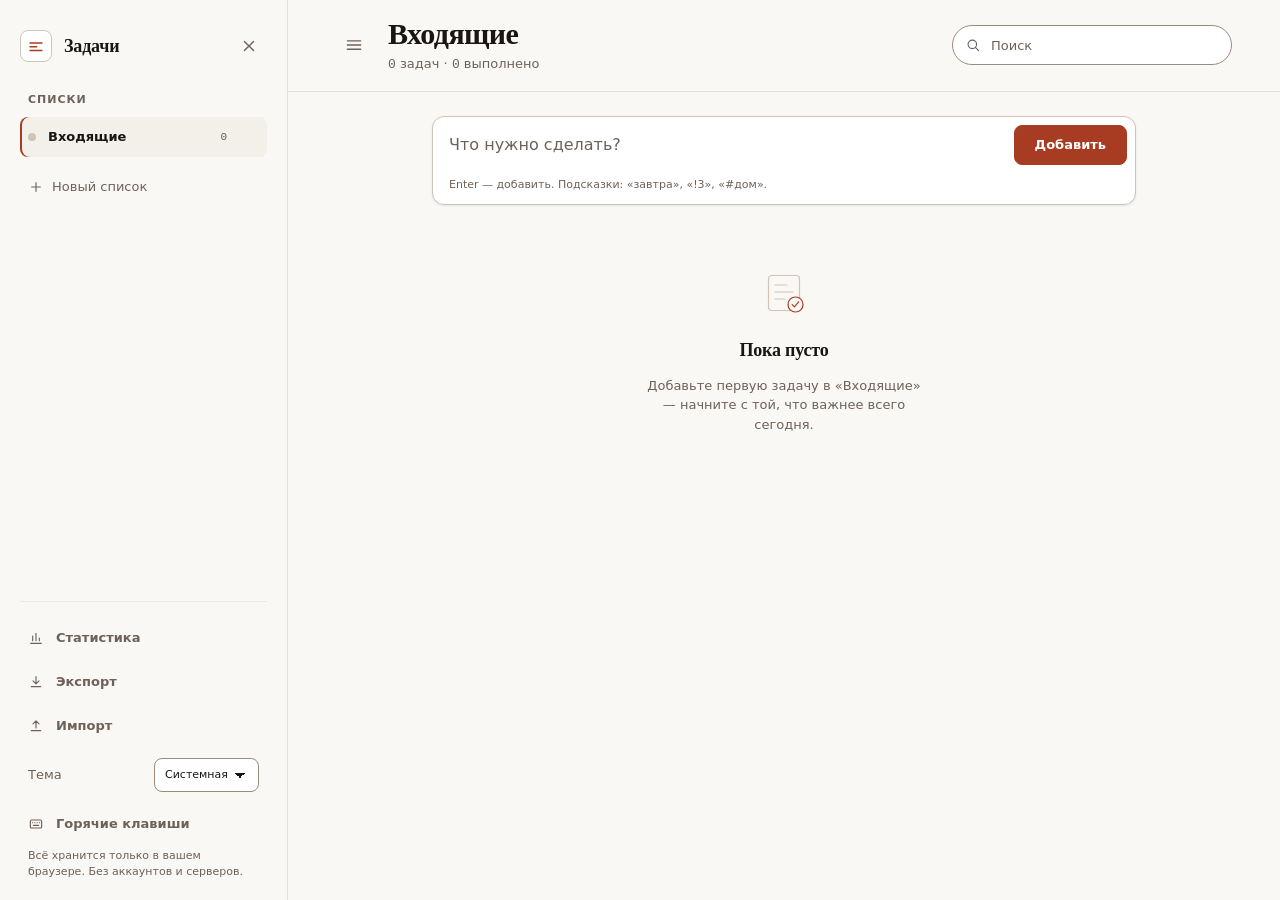
<file: index.html>
<!DOCTYPE html>
<html lang="ru" data-theme="light">
  <head>
    <meta charset="utf-8" />
    <meta name="viewport" content="width=device-width, initial-scale=1, viewport-fit=cover" />
    <title>Задачи — список дел</title>
    <meta name="description" content="Минималистичный список задач: работает офлайн, хранит данные только в вашем браузере." />
    <meta name="color-scheme" content="light dark" />
    <meta name="theme-color" content="#faf8f5" media="(prefers-color-scheme: light)" />
    <meta name="theme-color" content="#141210" media="(prefers-color-scheme: dark)" />
    <meta name="application-name" content="Задачи" />
    <meta name="apple-mobile-web-app-title" content="Задачи" />
    <meta name="apple-mobile-web-app-capable" content="yes" />
    <link rel="manifest" href="manifest.webmanifest" />
    <link rel="icon" href="assets/icon.svg" type="image/svg+xml" />
    <link rel="apple-touch-icon" href="assets/apple-touch-icon.png" />

    <!-- Тема ставится до отрисовки, чтобы светлая страница не мигала в тёмной теме. -->
    <script>
      (function () {
        try {
          var mode = localStorage.getItem('todo-app:theme') || 'system';
          var dark = mode === 'dark' || (mode === 'system' && window.matchMedia('(prefers-color-scheme: dark)').matches);
          document.documentElement.dataset.theme = dark ? 'dark' : 'light';
          document.documentElement.style.colorScheme = dark ? 'dark' : 'light';
        } catch (error) {
          /* localStorage недоступен — останется светлая тема по умолчанию */
        }
      })();
    </script>

    <link rel="stylesheet" href="css/tokens.css" />
    <link rel="stylesheet" href="css/base.css" />
    <link rel="stylesheet" href="css/components.css" />

    <script defer src="js/util.js"></script>
    <script defer src="js/icons.js"></script>
    <script defer src="js/schema.js"></script>
    <script defer src="js/storage.js"></script>
    <script defer src="js/selectors.js"></script>
    <script defer src="js/state.js"></script>
    <script defer src="js/ui.js"></script>
    <script defer src="js/parser.js"></script>
    <script defer src="js/render.js"></script>
    <script defer src="js/dialogs.js"></script>
    <script defer src="js/dnd.js"></script>
    <script defer src="js/transfer.js"></script>
    <script defer src="js/fx.js"></script>
    <script defer src="js/pwa.js"></script>
    <script defer src="js/app.js"></script>
  </head>
  <body>
    <a class="skip-link" href="#main">Перейти к задачам</a>

    <div class="app" id="app">
      <aside class="sidebar" id="sidebar" aria-label="Списки задач">
        <div class="sidebar__head">
          <div class="brand">
            <span class="brand__mark" aria-hidden="true">
              <svg viewBox="0 0 24 24" width="18" height="18" fill="none" stroke="currentColor" stroke-width="1.7" stroke-linecap="round">
                <path d="M4 8h16M4 13h9M4 18h16" />
              </svg>
            </span>
            <span class="brand__name">Задачи</span>
          </div>
          <button class="icon-btn sidebar__close" id="sidebarClose" type="button" aria-label="Закрыть меню">
            <svg viewBox="0 0 24 24" width="20" height="20" fill="none" stroke="currentColor" stroke-width="1.7" stroke-linecap="round">
              <path d="M6.5 6.5 17.5 17.5M17.5 6.5 6.5 17.5" />
            </svg>
          </button>
        </div>

        <nav class="nav" aria-label="Проекты">
          <p class="nav__label" id="listsLabel">Списки</p>
          <ul class="nav__list" id="listNav" aria-labelledby="listsLabel"></ul>
          <button class="nav__add" id="addListBtn" type="button">
            <svg viewBox="0 0 24 24" width="16" height="16" fill="none" stroke="currentColor" stroke-width="1.7" stroke-linecap="round" aria-hidden="true">
              <path d="M12 5.5v13M5.5 12h13" />
            </svg>
            Новый список
          </button>
        </nav>

        <div class="sidebar__foot">
          <button class="link-btn" id="statsBtn" type="button">
            <svg viewBox="0 0 24 24" width="16" height="16" fill="none" stroke="currentColor" stroke-width="1.7" stroke-linecap="round" aria-hidden="true">
              <path d="M4 20h16M7 16V9M12 16V5M17 16v-4" />
            </svg>
            Статистика
          </button>
          <button class="link-btn" id="exportBtn" type="button">
            <svg viewBox="0 0 24 24" width="16" height="16" fill="none" stroke="currentColor" stroke-width="1.7" stroke-linecap="round" stroke-linejoin="round" aria-hidden="true">
              <path d="M12 4v10M7.5 10.2 12 14.7l4.5-4.5M5 19h14" />
            </svg>
            Экспорт
          </button>
          <button class="link-btn" id="importBtn" type="button">
            <svg viewBox="0 0 24 24" width="16" height="16" fill="none" stroke="currentColor" stroke-width="1.7" stroke-linecap="round" stroke-linejoin="round" aria-hidden="true">
              <path d="M12 15V5M7.5 8.8 12 4.3l4.5 4.5M5 19h14" />
            </svg>
            Импорт
          </button>
          <input type="file" id="importInput" accept=".json,application/json" hidden />
          <div class="theme-field">
            <label class="theme-field__label" for="themeSelect">Тема</label>
            <select class="select" id="themeSelect">
              <option value="system">Системная</option>
              <option value="light">Светлая</option>
              <option value="dark">Тёмная</option>
            </select>
          </div>
          <button class="link-btn" id="helpBtn" type="button" aria-haspopup="dialog">
            <svg viewBox="0 0 24 24" width="16" height="16" fill="none" stroke="currentColor" stroke-width="1.7" stroke-linecap="round" stroke-linejoin="round" aria-hidden="true">
              <rect x="3.5" y="6" width="17" height="12" rx="2" />
              <path d="M7 10h.01M10.3 10h.01M13.6 10h.01M17 10h.01M8 14h8" />
            </svg>
            Горячие клавиши
          </button>
          <p class="sidebar__note">Всё хранится только в вашем браузере. Без аккаунтов и серверов.</p>
        </div>
      </aside>

      <div class="scrim" id="scrim" hidden></div>

      <main class="main" id="main" tabindex="-1">
        <header class="topbar">
          <button class="icon-btn menu-btn" id="menuBtn" type="button" aria-label="Открыть меню" aria-expanded="false" aria-controls="sidebar">
            <svg viewBox="0 0 24 24" width="20" height="20" fill="none" stroke="currentColor" stroke-width="1.7" stroke-linecap="round">
              <path d="M4 7h16M4 12h16M4 17h16" />
            </svg>
          </button>
          <div class="topbar__title">
            <h1 class="page-title" id="pageTitle">Входящие</h1>
            <p class="page-subtitle">
              <span class="num" id="statTotal">0</span> <span id="statTotalWord">задач</span> ·
              <span class="num" id="statDone">0</span> выполнено
            </p>
          </div>
          <div class="topbar__tools">
            <div class="search">
              <svg viewBox="0 0 24 24" width="16" height="16" fill="none" stroke="currentColor" stroke-width="1.7" stroke-linecap="round" aria-hidden="true">
                <circle cx="11" cy="11" r="6.4" />
                <path d="m15.9 15.9 4.4 4.4" />
              </svg>
              <label class="sr-only" for="searchInput">Поиск по задачам</label>
              <input type="search" id="searchInput" placeholder="Поиск" autocomplete="off" maxlength="100" />
              <button class="search__clear" id="searchClear" type="button" aria-label="Очистить поиск" hidden>
                <svg viewBox="0 0 24 24" width="14" height="14" fill="none" stroke="currentColor" stroke-width="1.8" stroke-linecap="round">
                  <path d="M6.5 6.5 17.5 17.5M17.5 6.5 6.5 17.5" />
                </svg>
              </button>
            </div>
          </div>
        </header>

        <div class="content">
          <form class="composer" id="composer" autocomplete="off" novalidate>
            <label class="sr-only" for="taskInput">Новая задача</label>
            <input
              class="composer__input"
              id="taskInput"
              name="title"
              type="text"
              maxlength="200"
              placeholder="Что нужно сделать?"
              autocomplete="off"
              enterkeyhint="done"
            />
            <button class="btn btn--primary composer__submit" type="submit">Добавить</button>
            <p class="composer__hint" id="composerHint">Enter — добавить. Подсказки: «завтра», «!3», «#дом».</p>
          </form>

          <div class="toolbar" id="toolbar">
            <div class="chips" id="filterChips" role="group" aria-label="Фильтр задач">
              <button class="chip" type="button" data-filter="all" aria-pressed="true">Все</button>
              <button class="chip" type="button" data-filter="active" aria-pressed="false">Активные</button>
              <button class="chip" type="button" data-filter="done" aria-pressed="false">Выполненные</button>
              <button class="chip" type="button" data-filter="overdue" aria-pressed="false">Просроченные</button>
              <button class="chip" type="button" data-filter="today" aria-pressed="false">На сегодня</button>
            </div>
            <div class="toolbar__right">
              <label class="sr-only" for="sortSelect">Сортировка задач</label>
              <select class="select" id="sortSelect">
                <option value="manual">Вручную</option>
                <option value="due">По сроку</option>
                <option value="priority">По приоритету</option>
                <option value="created">По дате добавления</option>
              </select>
            </div>
          </div>

          <ul class="task-list" id="taskList" aria-label="Задачи"></ul>

          <div class="empty" id="emptyState">
            <div class="empty__art" aria-hidden="true">
              <svg viewBox="0 0 48 48" width="52" height="52" fill="none" stroke="currentColor" stroke-width="1.2" stroke-linecap="round">
                <rect x="8.5" y="6.5" width="31" height="35" rx="3" />
                <path d="M15 16h12M15 23h18M15 30h10" />
                <circle cx="35.5" cy="35.5" r="7.5" fill="var(--bg)" stroke="var(--accent)" />
                <path d="m32.2 35.6 2.2 2.2 4.2-5" stroke="var(--accent)" stroke-linejoin="round" />
              </svg>
            </div>
            <h2 class="empty__title" id="emptyTitle">Пока пусто</h2>
            <p class="empty__text" id="emptyText">Добавьте первую задачу — начните с той, что важнее всего сегодня.</p>
            <button class="link-btn" id="emptyReset" type="button" hidden>Сбросить фильтр</button>
          </div>
        </div>
      </main>
    </div>

    <!-- Подробное редактирование задачи -->
    <dialog class="dialog" id="taskDialog" aria-labelledby="taskDialogTitle">
      <form class="dialog__form" id="taskForm" novalidate>
        <div class="dialog__head">
          <div>
            <h2 class="dialog__title" id="taskDialogTitle">Задача</h2>
            <p class="dialog__subtitle" id="taskDialogSubtitle"></p>
          </div>
          <button class="icon-btn" type="button" data-close-dialog aria-label="Закрыть">
            <svg viewBox="0 0 24 24" width="18" height="18" fill="none" stroke="currentColor" stroke-width="1.7" stroke-linecap="round">
              <path d="M6.5 6.5 17.5 17.5M17.5 6.5 6.5 17.5" />
            </svg>
          </button>
        </div>

        <div class="dialog__body">
          <div class="field">
            <label class="field__label" for="taskFormTitle">Название</label>
            <input class="input" id="taskFormTitle" type="text" maxlength="200" required />
          </div>

          <div class="dialog__row">
            <div class="field">
              <label class="field__label" for="taskFormList">Список</label>
              <select class="select" id="taskFormList"></select>
            </div>
            <div class="field">
              <label class="field__label" for="taskFormPriority">Приоритет</label>
              <select class="select" id="taskFormPriority">
                <option value="0">Нет</option>
                <option value="1">Низкий</option>
                <option value="2">Средний</option>
                <option value="3">Высокий</option>
              </select>
            </div>
          </div>

          <div class="field">
            <label class="field__label" for="taskFormDue">Срок</label>
            <div class="dialog__row">
              <input class="input" id="taskFormDue" type="date" />
              <button class="btn btn--quiet" id="taskFormDueClear" type="button" hidden>Убрать срок</button>
            </div>
          </div>

          <div class="field">
            <label class="field__label" for="taskFormTags">Теги</label>
            <input class="input" id="taskFormTags" type="text" maxlength="200" placeholder="дом, работа" />
            <p class="field__hint">Через запятую или пробел, до 8 тегов.</p>
          </div>

          <div class="field">
            <span class="field__label">Подзадачи <span class="num" id="subtaskSummary">0 из 0</span></span>
            <ul class="subtask-list" id="taskSubtaskList"></ul>
            <div class="subtask-add">
              <input class="input" id="subtaskInput" type="text" maxlength="120" placeholder="Добавить подзадачу" aria-label="Новая подзадача" />
              <button class="btn btn--quiet" id="subtaskAddBtn" type="button">Добавить</button>
            </div>
          </div>
        </div>

        <div class="dialog__foot dialog__foot--split">
          <span class="dialog__actions-note">Enter — сохранить, Esc — отмена</span>
          <div class="dialog__foot-actions">
            <button class="btn btn--quiet" type="button" data-close-dialog>Отмена</button>
            <button class="btn btn--primary" type="submit">Сохранить</button>
          </div>
        </div>
      </form>
    </dialog>

    <!-- Создание и настройка списка -->
    <dialog class="dialog dialog--sm" id="listDialog" aria-labelledby="listDialogTitle">
      <form class="dialog__form" id="listForm" novalidate>
        <div class="dialog__head">
          <h2 class="dialog__title" id="listDialogTitle">Новый список</h2>
          <button class="icon-btn" type="button" data-close-dialog aria-label="Закрыть">
            <svg viewBox="0 0 24 24" width="18" height="18" fill="none" stroke="currentColor" stroke-width="1.7" stroke-linecap="round">
              <path d="M6.5 6.5 17.5 17.5M17.5 6.5 6.5 17.5" />
            </svg>
          </button>
        </div>

        <div class="dialog__body">
          <div class="field">
            <label class="field__label" for="listFormName">Название</label>
            <input class="input" id="listFormName" type="text" maxlength="40" required />
          </div>
          <fieldset class="swatches" id="listFormColors"></fieldset>
        </div>

        <div class="dialog__foot dialog__foot--split">
          <button class="btn btn--danger" id="listDeleteBtn" type="button" hidden>Удалить список</button>
          <div class="dialog__foot-actions">
            <button class="btn btn--quiet" type="button" data-close-dialog>Отмена</button>
            <button class="btn btn--primary" type="submit">Сохранить</button>
          </div>
        </div>
      </form>
    </dialog>

    <!-- Универсальное подтверждение -->
    <dialog class="dialog dialog--sm" id="confirmDialog" aria-labelledby="confirmTitle" aria-describedby="confirmText">
      <form class="dialog__form" method="dialog">
        <div class="dialog__head">
          <h2 class="dialog__title" id="confirmTitle">Вы уверены?</h2>
        </div>
        <div class="dialog__body">
          <p id="confirmText"></p>
        </div>
        <div class="dialog__foot">
          <button class="btn btn--quiet" id="confirmCancel" type="submit" value="cancel" autofocus>Отмена</button>
          <button class="btn btn--danger" id="confirmOk" type="submit" value="confirm">Удалить</button>
        </div>
      </form>
    </dialog>

    <!-- Подсказка по горячим клавишам -->
    <dialog class="dialog dialog--sm" id="helpDialog" aria-labelledby="helpTitle">
      <div class="dialog__form">
        <div class="dialog__head">
          <div>
            <h2 class="dialog__title" id="helpTitle">Горячие клавиши</h2>
            <p class="dialog__subtitle">Работают, когда курсор не в поле ввода.</p>
          </div>
          <button class="icon-btn" type="button" data-close-dialog aria-label="Закрыть">
            <svg viewBox="0 0 24 24" width="18" height="18" fill="none" stroke="currentColor" stroke-width="1.7" stroke-linecap="round">
              <path d="M6.5 6.5 17.5 17.5M17.5 6.5 6.5 17.5" />
            </svg>
          </button>
        </div>
        <div class="dialog__body">
          <div class="hotkeys">
            <div class="hotkey"><span>Новая задача</span><span class="hotkey__keys"><kbd>N</kbd></span></div>
            <div class="hotkey"><span>Поиск</span><span class="hotkey__keys"><kbd>/</kbd></span></div>
            <div class="hotkey"><span>Отменить последнее действие</span><span class="hotkey__keys"><kbd>Ctrl</kbd><kbd>Z</kbd></span></div>
            <div class="hotkey"><span>Сбросить фильтры</span><span class="hotkey__keys"><kbd>Esc</kbd></span></div>
            <div class="hotkey"><span>Переместить задачу</span><span class="hotkey__keys"><kbd>Alt</kbd><kbd>↑</kbd><kbd>↓</kbd></span></div>
            <div class="hotkey"><span>Эта подсказка</span><span class="hotkey__keys"><kbd>?</kbd></span></div>
            <div class="hotkey"><span>Сохранить правку</span><span class="hotkey__keys"><kbd>Enter</kbd></span></div>
            <div class="hotkey"><span>Отменить правку</span><span class="hotkey__keys"><kbd>Esc</kbd></span></div>
          </div>
          <p class="field__hint">Задачу также можно перетащить за точки слева — мышью или пальцем.</p>
        </div>
        <div class="dialog__foot">
          <button class="btn btn--quiet" type="button" data-close-dialog>Закрыть</button>
        </div>
      </div>
    </dialog>

    <!-- Статистика -->
    <dialog class="dialog dialog--sm" id="statsDialog" aria-labelledby="statsTitle" aria-describedby="statsCaption">
      <div class="dialog__form">
        <div class="dialog__head">
          <div>
            <h2 class="dialog__title" id="statsTitle">Статистика</h2>
            <p class="dialog__subtitle">По всем спискам</p>
          </div>
          <button class="icon-btn" type="button" data-close-dialog aria-label="Закрыть">
            <svg viewBox="0 0 24 24" width="18" height="18" fill="none" stroke="currentColor" stroke-width="1.7" stroke-linecap="round">
              <path d="M6.5 6.5 17.5 17.5M17.5 6.5 6.5 17.5" />
            </svg>
          </button>
        </div>
        <div class="dialog__body">
          <div class="stats">
            <div class="stats__top">
              <div class="ring-wrap">
                <svg class="ring" viewBox="0 0 120 120" role="img" aria-label="Процент выполнения">
                  <circle class="ring__track" cx="60" cy="60" r="48"></circle>
                  <circle class="ring__value" id="statsRing" cx="60" cy="60" r="48"></circle>
                </svg>
                <div class="ring__center">
                  <span class="stats__percent"><span id="statsPercentValue">0</span><small>%</small></span>
                </div>
              </div>
              <div>
                <p class="stats__caption" id="statsCaption">Пока нет задач</p>
                <p class="field__hint">Считаем по всем задачам и всем спискам.</p>
              </div>
            </div>
            <div class="stats__grid">
              <div class="stats__cell">
                <div class="stats__num" id="statDoneToday">0</div>
                <div class="stats__label">Выполнено сегодня</div>
              </div>
              <div class="stats__cell">
                <div class="stats__num" id="statDoneWeek">0</div>
                <div class="stats__label">За последние 7 дней</div>
              </div>
              <div class="stats__cell">
                <div class="stats__num" id="statTotalDone">0</div>
                <div class="stats__label">Всего выполнено</div>
              </div>
              <div class="stats__cell">
                <div class="stats__num" id="statOverdue">0</div>
                <div class="stats__label">Просрочено</div>
              </div>
            </div>
          </div>
        </div>
        <div class="dialog__foot">
          <button class="btn btn--quiet" type="button" data-close-dialog>Закрыть</button>
        </div>
      </div>
    </dialog>

    <!-- Сообщение об ошибке импорта -->
    <dialog class="dialog dialog--sm" id="messageDialog" aria-labelledby="messageTitle" aria-describedby="messageBody">
      <div class="dialog__form">
        <div class="dialog__head">
          <h2 class="dialog__title" id="messageTitle">Сообщение</h2>
          <button class="icon-btn" type="button" data-close-dialog aria-label="Закрыть">
            <svg viewBox="0 0 24 24" width="18" height="18" fill="none" stroke="currentColor" stroke-width="1.7" stroke-linecap="round">
              <path d="M6.5 6.5 17.5 17.5M17.5 6.5 6.5 17.5" />
            </svg>
          </button>
        </div>
        <div class="dialog__body" id="messageBody"></div>
        <div class="dialog__foot">
          <button class="btn btn--quiet" type="button" data-close-dialog>Понятно</button>
        </div>
      </div>
    </dialog>

    <canvas class="celebration" id="celebration" aria-hidden="true"></canvas>

    <div class="toasts" id="toasts" role="region" aria-label="Уведомления"></div>
    <p class="sr-only" id="live" role="status" aria-live="polite"></p>

    <noscript>
      <p class="noscript">Для работы списка задач нужен JavaScript. Обычно он включён в браузере по умолчанию.</p>
    </noscript>
  </body>
</html>
</file>
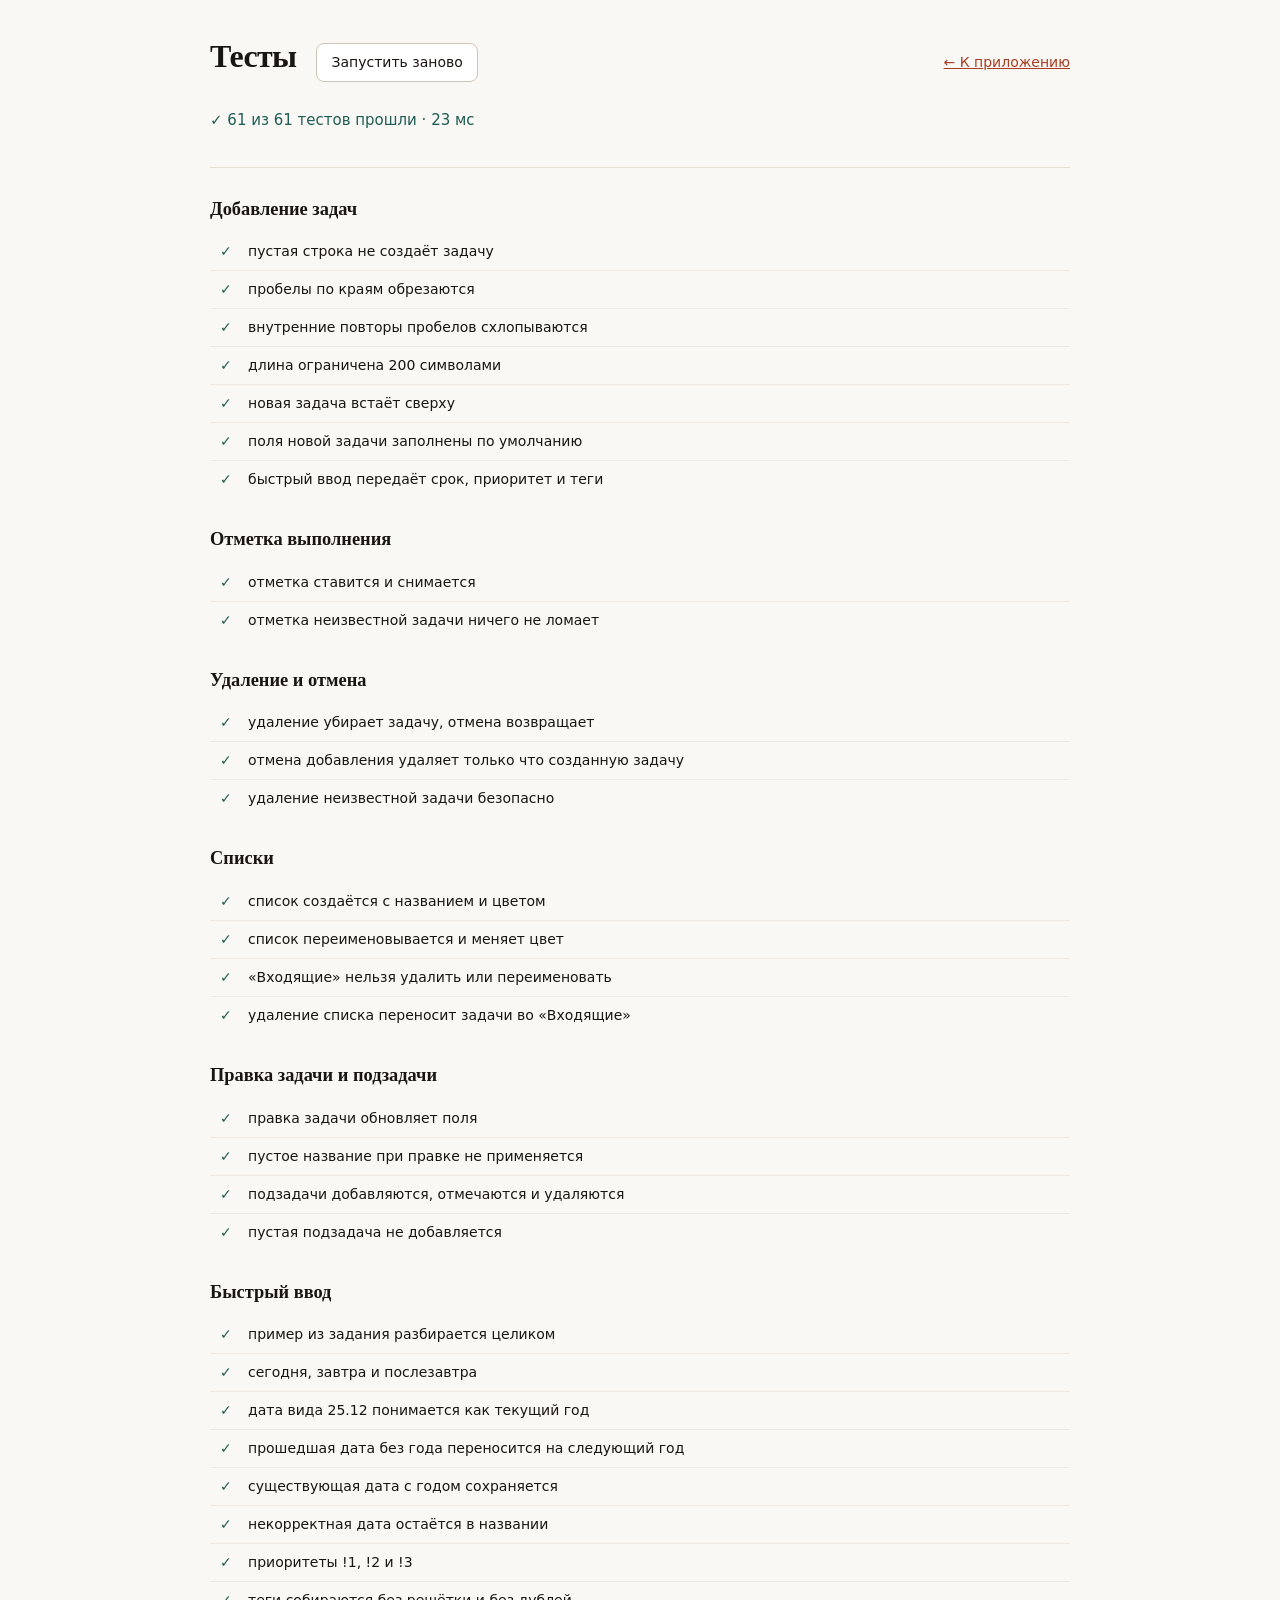
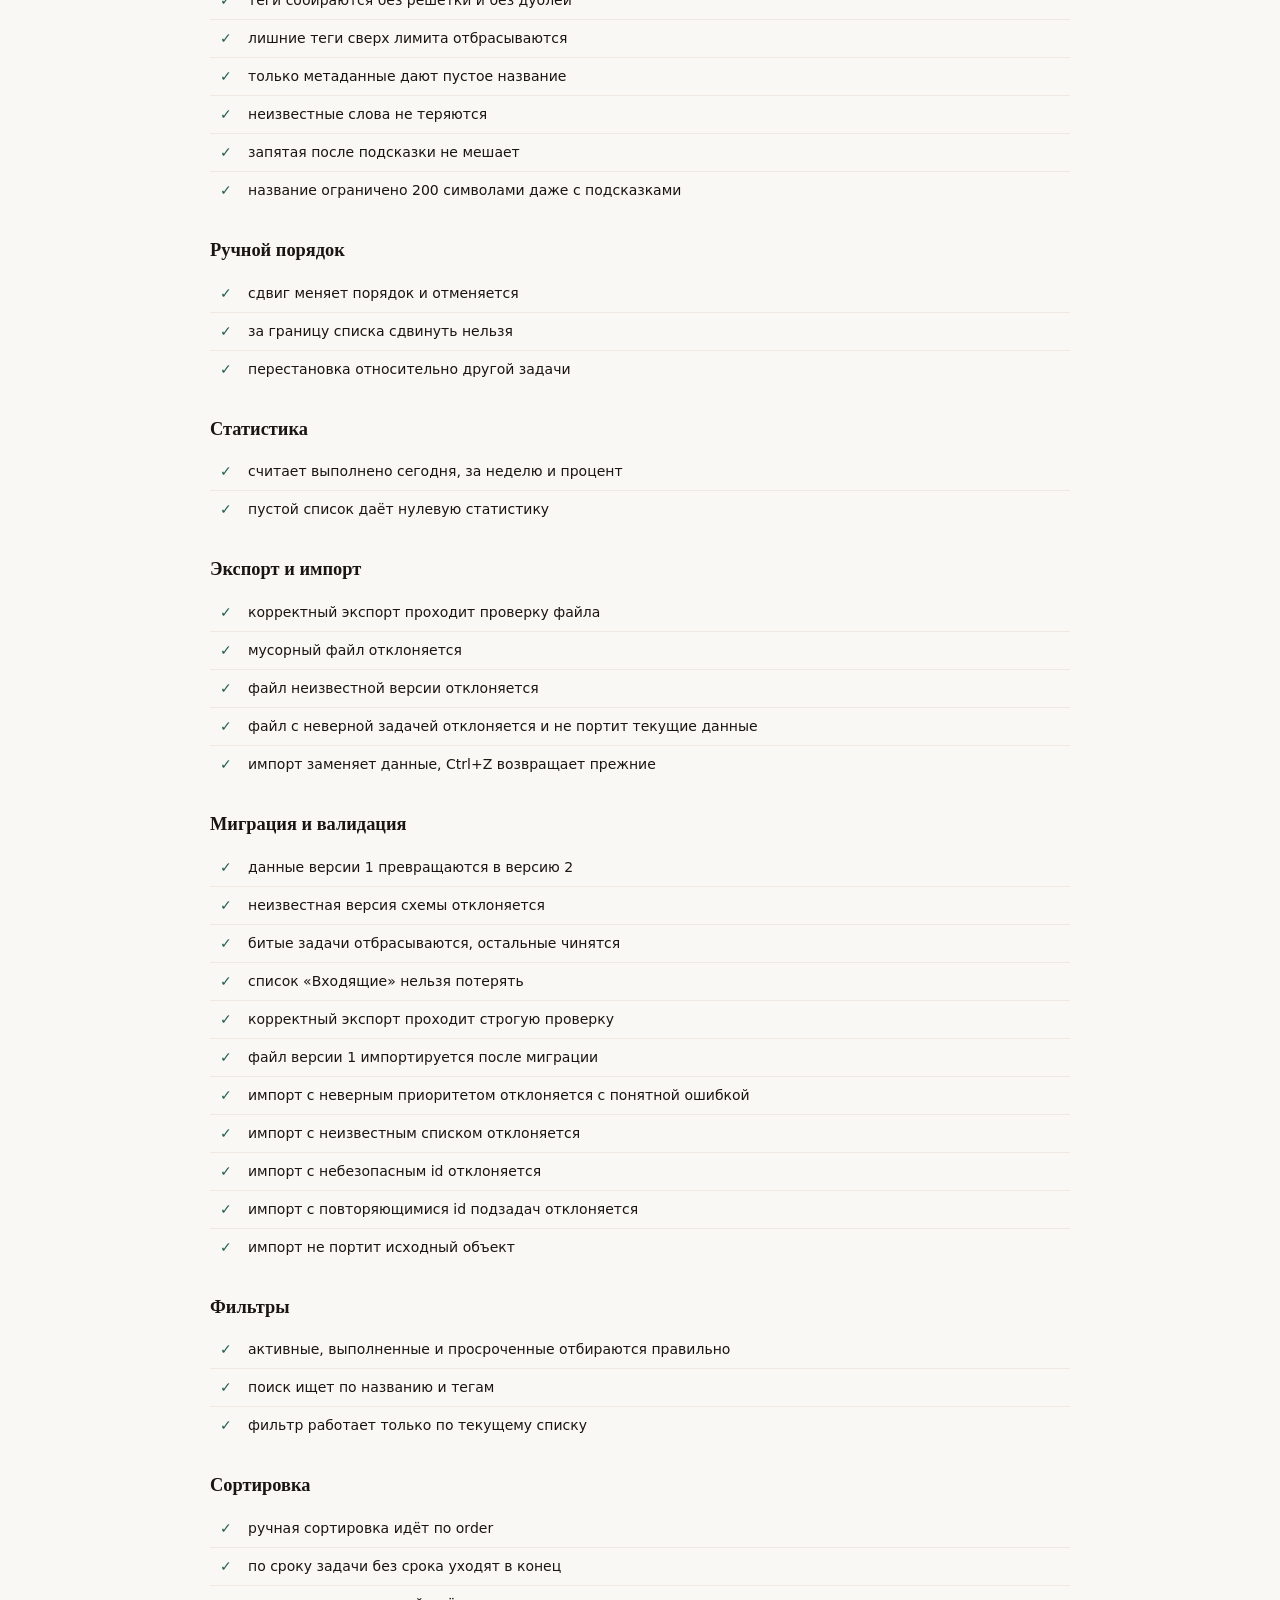
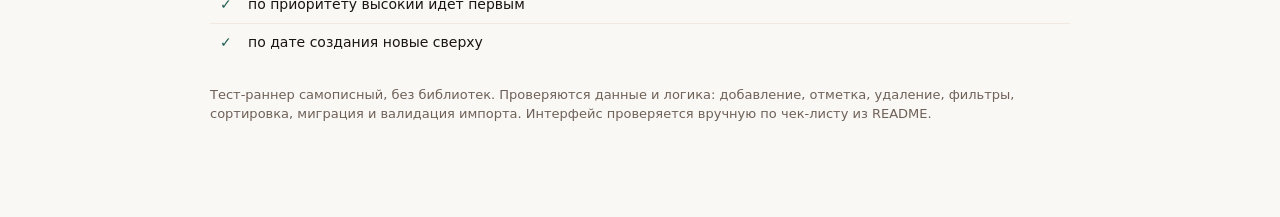
<file: tests.html>
<!DOCTYPE html>
<html lang="ru">
  <head>
    <meta charset="utf-8" />
    <meta name="viewport" content="width=device-width, initial-scale=1" />
    <title>Тесты — Задачи</title>
    <link rel="stylesheet" href="css/tokens.css" />
    <style>
      /* Отдельная простая страница: тесты должны читаться, а не впечатлять. */
      body {
        margin: 0;
        padding: 32px 20px 80px;
        background: var(--bg);
        color: var(--ink);
        font-family: var(--font-sans);
        line-height: 1.5;
      }
      .wrap {
        max-width: 860px;
        margin: 0 auto;
      }
      h1 {
        margin: 0;
        font-family: var(--font-serif);
        font-size: 2rem;
        letter-spacing: -0.02em;
      }
      .head {
        display: flex;
        flex-wrap: wrap;
        align-items: baseline;
        gap: 12px 20px;
        padding-bottom: 20px;
        border-bottom: 1px solid var(--line);
      }
      .head a {
        margin-left: auto;
        color: var(--accent);
        font-size: 0.875rem;
      }
      .summary {
        color: var(--muted);
        font-size: 0.9375rem;
        width: 100%;
      }
      .summary.is-pass {
        color: var(--ok);
      }
      .summary.is-fail {
        color: var(--danger);
        font-weight: 600;
      }
      .suite {
        margin-top: 28px;
      }
      .suite h2 {
        margin: 0 0 10px;
        font-family: var(--font-serif);
        font-size: 1.15rem;
      }
      .test {
        display: flex;
        gap: 10px;
        padding: 8px 10px;
        border-bottom: 1px solid var(--line-soft);
        font-size: 0.875rem;
      }
      .test:last-child {
        border-bottom: 0;
      }
      .test__mark {
        flex: none;
        width: 18px;
        font-weight: 700;
      }
      .test--pass .test__mark {
        color: var(--ok);
      }
      .test--fail {
        background: var(--danger-soft);
        border-radius: 6px;
      }
      .test--fail .test__mark {
        color: var(--danger);
      }
      .test__name {
        flex: 1;
      }
      .test__error {
        margin: 4px 0 0;
        color: var(--danger);
        font-family: var(--font-mono);
        font-size: 0.75rem;
        white-space: pre-wrap;
      }
      .run {
        padding: 8px 14px;
        border: 1px solid var(--line-strong);
        border-radius: 8px;
        background: var(--surface);
        color: var(--ink);
        font: inherit;
        font-size: 0.875rem;
        cursor: pointer;
      }
      .run:hover {
        background: var(--surface-2);
      }
      .legend {
        margin-top: 24px;
        color: var(--muted);
        font-size: 0.8125rem;
      }
    </style>
  </head>
  <body>
    <div class="wrap">
      <header class="head">
        <h1>Тесты</h1>
        <button class="run" id="run" type="button">Запустить заново</button>
        <a href="index.html">← К приложению</a>
        <p class="summary" id="summary">Запускаем…</p>
      </header>
      <main id="results" aria-live="polite"></main>
      <p class="legend">
        Тест-раннер самописный, без библиотек. Проверяются данные и логика: добавление, отметка, удаление,
        фильтры, сортировка, миграция и валидация импорта. Интерфейс проверяется вручную по чек-листу из README.
      </p>
    </div>

    <script src="js/util.js"></script>
    <script src="js/schema.js"></script>
    <script src="js/selectors.js"></script>
    <script src="js/state.js"></script>
    <script src="js/parser.js"></script>
    <script src="js/transfer.js"></script>
    <script>
      (function () {
        'use strict';

        var groups = [];
        var currentGroup = null;
        var summaryEl = document.getElementById('summary');
        var resultsEl = document.getElementById('results');
        var App = window.TodoApp;

        // ——— Мини-раннер ———

        function suite(name) {
          currentGroup = { name: name, tests: [] };
          groups.push(currentGroup);
        }

        function test(name, fn) {
          if (!currentGroup) suite('Без группы');
          currentGroup.tests.push({ name: name, fn: fn });
        }

        function format(value) {
          if (typeof value === 'string') return JSON.stringify(value);
          if (value === undefined) return 'undefined';
          try {
            return JSON.stringify(value);
          } catch (error) {
            return String(value);
          }
        }

        function assert(condition, message) {
          if (!condition) throw new Error(message || 'Условие не выполнено');
        }

        function assertEqual(actual, expected, message) {
          if (actual !== expected) {
            throw new Error(
              (message ? message + ': ' : '') + 'ожидалось ' + format(expected) + ', получено ' + format(actual)
            );
          }
        }

        function assertDeepEqual(actual, expected, message) {
          if (JSON.stringify(actual) !== JSON.stringify(expected)) {
            throw new Error(
              (message ? message + ': ' : '') + 'ожидалось ' + format(expected) + ', получено ' + format(actual)
            );
          }
        }

        function assertIncludes(text, needle, message) {
          if (String(text).indexOf(needle) === -1) {
            throw new Error((message || 'Подстрока не найдена') + ': искали ' + format(needle) + ' в ' + format(text));
          }
        }

        // ——— Фикстуры ———

        function makeStore() {
          var sequence = 0;
          return App.createStore({
            now: function () {
              return new Date(2026, 1, 10, 12, 0, 0, 0);
            },
            createId: function (prefix) {
              sequence += 1;
              return (prefix || 'id_') + sequence;
            }
          });
        }

        function makeTask(overrides) {
          var task = {
            id: 't' + Math.random().toString(36).slice(2, 8),
            title: 'Задача',
            done: false,
            createdAt: '2026-02-10T09:00:00.000Z',
            completedAt: null,
            due: null,
            priority: 0,
            listId: 'inbox',
            tags: [],
            subtasks: [],
            order: 0
          };
          Object.keys(overrides || {}).forEach(function (key) {
            task[key] = overrides[key];
          });
          return task;
        }

        function makeState(tasks, settings) {
          var baseSettings = { theme: 'system', listId: 'inbox', filter: 'all', sort: 'manual' };
          Object.keys(settings || {}).forEach(function (key) {
            baseSettings[key] = settings[key];
          });
          return {
            version: 2,
            lists: [{ id: 'inbox', name: 'Входящие', color: 'neutral', createdAt: '2026-01-01T00:00:00.000Z' }],
            tasks: tasks,
            settings: baseSettings
          };
        }

        var NOW = new Date(2026, 1, 10, 12, 0, 0, 0);
        var TODAY = App.util.todayISO(NOW);
        var TOMORROW = App.util.shiftISODate(TODAY, 1);
        var YESTERDAY = App.util.shiftISODate(TODAY, -1);

        // ——— Тесты ———

        suite('Добавление задач');

        test('пустая строка не создаёт задачу', function () {
          var store = makeStore();
          assertEqual(store.actions.addTask({ title: '   ' }), null);
          assertEqual(store.actions.addTask({ title: '' }), null);
          assertEqual(store.actions.addTask({}), null);
          assertEqual(store.get().tasks.length, 0);
        });

        test('пробелы по краям обрезаются', function () {
          var store = makeStore();
          var task = store.actions.addTask({ title: '  Купить молоко  ' });
          assertEqual(task.title, 'Купить молоко');
        });

        test('внутренние повторы пробелов схлопываются', function () {
          var store = makeStore();
          var task = store.actions.addTask({ title: 'Купить   молоко' });
          assertEqual(task.title, 'Купить молоко');
        });

        test('длина ограничена 200 символами', function () {
          var store = makeStore();
          var task = store.actions.addTask({ title: new Array(260).join('я') });
          assertEqual(task.title.length, 200);
        });

        test('новая задача встаёт сверху', function () {
          var store = makeStore();
          store.actions.addTask({ title: 'Первая' });
          store.actions.addTask({ title: 'Вторая' });
          var visible = App.selectors.visibleTasks(store.get(), '', NOW);
          assertEqual(visible[0].title, 'Вторая');
        });

        test('поля новой задачи заполнены по умолчанию', function () {
          var store = makeStore();
          var task = store.actions.addTask({ title: 'Позвонить' });
          assertIncludes(task.id, 't_');
          assertEqual(task.done, false);
          assertEqual(task.completedAt, null);
          assertEqual(task.priority, 0);
          assertEqual(task.listId, 'inbox');
          assertDeepEqual(task.tags, []);
          assertDeepEqual(task.subtasks, []);
        });

        test('быстрый ввод передаёт срок, приоритет и теги', function () {
          var store = makeStore();
          var task = store.actions.addTask({ title: 'Купить молоко', due: TOMORROW, priority: 3, tags: ['дом', '#дом'] });
          assertEqual(task.due, TOMORROW);
          assertEqual(task.priority, 3);
          assertDeepEqual(task.tags, ['дом']);
        });

        suite('Отметка выполнения');

        test('отметка ставится и снимается', function () {
          var store = makeStore();
          var task = store.actions.addTask({ title: 'Полить цветы' });

          store.actions.toggleTask(task.id);
          assertEqual(store.get().tasks[0].done, true);
          assert(!!store.get().tasks[0].completedAt, 'completedAt должен заполниться');

          store.actions.toggleTask(task.id);
          assertEqual(store.get().tasks[0].done, false);
          assertEqual(store.get().tasks[0].completedAt, null);
        });

        test('отметка неизвестной задачи ничего не ломает', function () {
          var store = makeStore();
          assertEqual(store.actions.toggleTask('нет-такой'), null);
        });

        suite('Удаление и отмена');

        test('удаление убирает задачу, отмена возвращает', function () {
          var store = makeStore();
          var task = store.actions.addTask({ title: 'Выбросить коробки' });
          var removed = store.actions.deleteTask(task.id);
          assertEqual(removed.id, task.id);
          assertEqual(store.get().tasks.length, 0);

          store.undo();
          assertEqual(store.get().tasks.length, 1);
          assertEqual(store.get().tasks[0].title, 'Выбросить коробки');
        });

        test('отмена добавления удаляет только что созданную задачу', function () {
          var store = makeStore();
          store.actions.addTask({ title: 'Первая' });
          store.actions.addTask({ title: 'Вторая' });
          store.undo();
          assertEqual(store.get().tasks.length, 1);
          assertEqual(store.get().tasks[0].title, 'Первая');
        });

        test('удаление неизвестной задачи безопасно', function () {
          var store = makeStore();
          assertEqual(store.actions.deleteTask('нет-такой'), null);
        });

        suite('Списки');

        test('список создаётся с названием и цветом', function () {
          var store = makeStore();
          var list = store.actions.addList('  Работа  ', '#3f8a7a');
          assert(!!list, 'список создан');
          assertEqual(list.name, 'Работа');
          assertEqual(list.color, '#3f8a7a');
          assertEqual(store.get().lists.length, 2);
        });

        test('список переименовывается и меняет цвет', function () {
          var store = makeStore();
          var list = store.actions.addList('Дом', '#c0603a');
          store.actions.renameList(list.id, 'Домашние дела');
          store.actions.setListColor(list.id, '#52708c');
          var saved = App.selectors.findList(store.get(), list.id);
          assertEqual(saved.name, 'Домашние дела');
          assertEqual(saved.color, '#52708c');
        });

        test('«Входящие» нельзя удалить или переименовать', function () {
          var store = makeStore();
          assertEqual(store.actions.deleteList('inbox'), null);
          assertEqual(store.actions.renameList('inbox', 'Другое'), null);
          assertEqual(store.get().lists.length, 1);
        });

        test('удаление списка переносит задачи во «Входящие»', function () {
          var store = makeStore();
          var list = store.actions.addList('Работа', '#52708c');
          store.actions.setSettings({ listId: list.id });
          store.actions.addTask({ title: 'Отчёт' });
          var removed = store.actions.deleteList(list.id);
          assert(!!removed, 'список удалён');
          assertEqual(store.get().lists.length, 1);
          assertEqual(store.get().tasks[0].listId, 'inbox');
          assertEqual(store.get().settings.listId, 'inbox');

          store.undo();
          assertEqual(store.get().lists.length, 2);
          assertEqual(store.get().tasks[0].listId, list.id);
        });

        suite('Правка задачи и подзадачи');

        test('правка задачи обновляет поля', function () {
          var store = makeStore();
          var task = store.actions.addTask({ title: 'Черновик' });
          var due = App.util.shiftISODate(TODAY, 3);
          store.actions.updateTask(task.id, {
            title: 'Финал',
            due: due,
            priority: 2,
            tags: ['работа'],
            listId: 'inbox'
          });
          var updated = store.get().tasks[0];
          assertEqual(updated.title, 'Финал');
          assertEqual(updated.due, due);
          assertEqual(updated.priority, 2);
          assertDeepEqual(updated.tags, ['работа']);
        });

        test('пустое название при правке не применяется', function () {
          var store = makeStore();
          var task = store.actions.addTask({ title: 'Важное' });
          store.actions.updateTask(task.id, { title: '   ' });
          assertEqual(store.get().tasks[0].title, 'Важное');
        });

        test('подзадачи добавляются, отмечаются и удаляются', function () {
          var store = makeStore();
          var task = store.actions.addTask({ title: 'Переезд' });
          store.actions.addSubtask(task.id, 'Собрать коробки');
          store.actions.addSubtask(task.id, 'Заказать грузовик');
          assertEqual(store.get().tasks[0].subtasks.length, 2);

          var subtaskId = store.get().tasks[0].subtasks[0].id;
          store.actions.toggleSubtask(task.id, subtaskId);
          assertEqual(store.get().tasks[0].subtasks[0].done, true);

          store.actions.deleteSubtask(task.id, subtaskId);
          assertEqual(store.get().tasks[0].subtasks.length, 1);
          assertEqual(store.get().tasks[0].subtasks[0].title, 'Заказать грузовик');
        });

        test('пустая подзадача не добавляется', function () {
          var store = makeStore();
          var task = store.actions.addTask({ title: 'Переезд' });
          assertEqual(store.actions.addSubtask(task.id, '   '), null);
          assertEqual(store.get().tasks[0].subtasks.length, 0);
        });

        suite('Быстрый ввод');

        test('пример из задания разбирается целиком', function () {
          var parsed = App.parser.parseQuickInput('Купить молоко завтра !3 #дом', NOW);
          assertEqual(parsed.title, 'Купить молоко');
          assertEqual(parsed.due, TOMORROW);
          assertEqual(parsed.priority, 3);
          assertDeepEqual(parsed.tags, ['дом']);
        });

        test('сегодня, завтра и послезавтра', function () {
          assertEqual(App.parser.parseQuickInput('Сегодня', NOW).due, TODAY);
          assertEqual(App.parser.parseQuickInput('завтра', NOW).due, TOMORROW);
          assertEqual(App.parser.parseQuickInput('послезавтра', NOW).due, App.util.shiftISODate(TODAY, 2));
        });

        test('дата вида 25.12 понимается как текущий год', function () {
          var parsed = App.parser.parseQuickInput('Поздравить 25.12', NOW);
          assertEqual(parsed.due, '2026-12-25');
          assertEqual(parsed.title, 'Поздравить');
        });

        test('прошедшая дата без года переносится на следующий год', function () {
          var parsed = App.parser.parseQuickInput('Отчёт 05.01', NOW);
          assertEqual(parsed.due, '2027-01-05');
        });

        test('существующая дата с годом сохраняется', function () {
          assertEqual(App.parser.parseQuickInput('Старт 01.09.2026', NOW).due, '2026-09-01');
        });

        test('некорректная дата остаётся в названии', function () {
          var parsed = App.parser.parseQuickInput('Дедлайн 32.13', NOW);
          assertEqual(parsed.due, null);
          assertEqual(parsed.title, 'Дедлайн 32.13');
        });

        test('приоритеты !1, !2 и !3', function () {
          assertEqual(App.parser.parseQuickInput('Низкий !1', NOW).priority, 1);
          assertEqual(App.parser.parseQuickInput('Средний !2', NOW).priority, 2);
          assertEqual(App.parser.parseQuickInput('Высокий !3', NOW).priority, 3);
        });

        test('теги собираются без решётки и без дублей', function () {
          var parsed = App.parser.parseQuickInput('Позвонить #дом #дом #работа', NOW);
          assertDeepEqual(parsed.tags, ['дом', 'работа']);
          assertEqual(parsed.title, 'Позвонить');
        });

        test('лишние теги сверх лимита отбрасываются', function () {
          var parsed = App.parser.parseQuickInput('Задача #a #b #c #d #e #f #g #h #i #j', NOW);
          assertEqual(parsed.tags.length, 8);
        });

        test('только метаданные дают пустое название', function () {
          var parsed = App.parser.parseQuickInput('завтра !2 #дом', NOW);
          assertEqual(parsed.title, '');
          assertEqual(parsed.due, TOMORROW);
        });

        test('неизвестные слова не теряются', function () {
          assertEqual(App.parser.parseQuickInput('Отправить счёт в банк', NOW).title, 'Отправить счёт в банк');
        });

        test('запятая после подсказки не мешает', function () {
          var parsed = App.parser.parseQuickInput('Позвонить завтра,', NOW);
          assertEqual(parsed.due, TOMORROW);
          assertEqual(parsed.title, 'Позвонить');
        });

        test('название ограничено 200 символами даже с подсказками', function () {
          var parsed = App.parser.parseQuickInput(new Array(260).join('я') + ' завтра', NOW);
          assertEqual(parsed.due, TOMORROW);
          assertEqual(parsed.title.length, 200);
        });

        suite('Ручной порядок');

        test('сдвиг меняет порядок и отменяется', function () {
          function visible() {
            return App.selectors.visibleTasks(store.get(), '', NOW).map(function (task) {
              return task.title;
            });
          }

          var store = makeStore();
          var a = store.actions.addTask({ title: 'A' });
          store.actions.addTask({ title: 'B' });
          store.actions.addTask({ title: 'C' });
          assertDeepEqual(visible(), ['C', 'B', 'A']);

          assert(store.actions.moveTaskBy(a.id, -1) !== null, 'сдвиг выполнен');
          assertDeepEqual(visible(), ['C', 'A', 'B']);
          store.undo();
          assertDeepEqual(visible(), ['C', 'B', 'A']);
        });

        test('за границу списка сдвинуть нельзя', function () {
          var store = makeStore();
          var a = store.actions.addTask({ title: 'A' });
          store.actions.addTask({ title: 'B' });
          var tasks = App.selectors.visibleTasks(store.get(), '', NOW);
          var first = tasks[0];
          var last = tasks[tasks.length - 1];
          assertEqual(store.actions.moveTaskBy(first.id, -1), null);
          assertEqual(store.actions.moveTaskBy(last.id, 1), null);
        });

        test('перестановка относительно другой задачи', function () {
          var store = makeStore();
          var a = store.actions.addTask({ title: 'A' });
          store.actions.addTask({ title: 'B' });
          var c = store.actions.addTask({ title: 'C' });
          // Исходно C, B, A. Ставим A после C.
          store.actions.moveTaskRelative(a.id, c.id, true);
          var order = App.selectors.visibleTasks(store.get(), '', NOW).map(function (task) {
            return task.title;
          });
          assertDeepEqual(order, ['C', 'A', 'B']);
        });

        suite('Статистика');

        test('считает выполнено сегодня, за неделю и процент', function () {
          var tasks = [
            makeTask({ id: 'a', done: true, completedAt: new Date(2026, 1, 10, 9, 0, 0).toISOString(), order: 1 }),
            makeTask({ id: 'b', done: true, completedAt: new Date(2026, 1, 8, 9, 0, 0).toISOString(), order: 2 }),
            makeTask({ id: 'c', done: true, completedAt: new Date(2026, 0, 20, 9, 0, 0).toISOString(), order: 3 }),
            makeTask({ id: 'd', due: YESTERDAY, order: 4 }),
            makeTask({ id: 'e', due: TODAY, order: 5 })
          ];
          var stats = App.selectors.computeStats(makeState(tasks), NOW);
          assertEqual(stats.total, 5);
          assertEqual(stats.done, 3);
          assertEqual(stats.doneToday, 1);
          assertEqual(stats.doneWeek, 2);
          assertEqual(stats.overdue, 1);
          assertEqual(stats.dueToday, 1);
          assertEqual(stats.percent, 60);
        });

        test('пустой список даёт нулевую статистику', function () {
          var stats = App.selectors.computeStats(makeState([]), NOW);
          assertEqual(stats.total, 0);
          assertEqual(stats.percent, 0);
          assertEqual(stats.doneToday, 0);
        });

        suite('Экспорт и импорт');

        test('корректный экспорт проходит проверку файла', function () {
          var store = makeStore();
          store.actions.addTask({ title: 'Купить молоко', priority: 3, tags: ['дом'] });
          var text = JSON.stringify(store.get());
          var parsed = App.transfer.parseText(text);
          assert(parsed.ok, 'файл должен приниматься');
          assertEqual(parsed.state.tasks.length, 1);
          assertEqual(parsed.state.tasks[0].priority, 3);
        });

        test('мусорный файл отклоняется', function () {
          var parsed = App.transfer.parseText('{это не json');
          assertEqual(parsed.ok, false);
          assertIncludes(parsed.message, 'JSON');
        });

        test('файл неизвестной версии отклоняется', function () {
          var parsed = App.transfer.parseText(JSON.stringify({ version: 99, lists: [], tasks: [] }));
          assertEqual(parsed.ok, false);
          assertIncludes(parsed.message, 'версии');
        });

        test('файл с неверной задачей отклоняется и не портит текущие данные', function () {
          var store = makeStore();
          store.actions.addTask({ title: 'Своя задача' });
          var snapshot = JSON.parse(JSON.stringify(store.get()));
          snapshot.tasks[0].priority = 42;
          var parsed = App.transfer.parseText(JSON.stringify(snapshot));
          assertEqual(parsed.ok, false);
          assertIncludes(parsed.errors.join(' '), 'приоритет');
          assertEqual(store.get().tasks.length, 1, 'текущая задача на месте');
          assertEqual(store.get().tasks[0].title, 'Своя задача');
        });

        test('импорт заменяет данные, Ctrl+Z возвращает прежние', function () {
          var store = makeStore();
          store.actions.addTask({ title: 'Своя задача' });

          var other = makeStore();
          other.actions.addTask({ title: 'Из файла' });
          var snapshot = JSON.parse(JSON.stringify(other.get()));

          var imported = store.importState(snapshot);
          assert(!!imported, 'импорт выполнен');
          assertEqual(store.get().tasks.length, 1);
          assertEqual(store.get().tasks[0].title, 'Из файла');

          store.undo();
          assertEqual(store.get().tasks.length, 1);
          assertEqual(store.get().tasks[0].title, 'Своя задача');
        });

        suite('Миграция и валидация');

        test('данные версии 1 превращаются в версию 2', function () {
          var v1 = {
            version: 1,
            lists: [
              { id: 'inbox', title: 'Входящие' },
              { id: 'l1', title: 'Работа', color: '#52708c' }
            ],
            tasks: [
              {
                id: 'a',
                text: 'Позвонить',
                completed: true,
                createdAt: '2026-01-01T10:00:00.000Z',
                listId: 'l1',
                priority: 'high',
                due: TODAY,
                tags: ['работа']
              }
            ],
            settings: { theme: 'dark', listId: 'l1' }
          };

          var migrated = App.schema.migrate(v1);
          assertEqual(migrated.version, 2);
          var result = App.schema.sanitizeSnapshot(migrated, NOW);
          assert(result.ok, 'после миграции данные должны читаться');
          assertEqual(result.state.tasks[0].title, 'Позвонить');
          assertEqual(result.state.tasks[0].priority, 3);
          assertEqual(result.state.tasks[0].done, true);
          assertDeepEqual(result.state.tasks[0].subtasks, []);
          assertDeepEqual(result.state.tasks[0].tags, ['работа']);
          assertEqual(result.state.settings.theme, 'dark');
        });

        test('неизвестная версия схемы отклоняется', function () {
          assertEqual(App.schema.migrate({ version: 99 }), null);
          assertEqual(App.schema.migrate('мусор'), null);
        });

        test('битые задачи отбрасываются, остальные чинятся', function () {
          var raw = {
            version: 2,
            lists: [],
            tasks: [
              { id: 'bad', title: '   ' },
              { id: 'ok', title: 'Живая задача', done: false, createdAt: '2026-02-01T10:00:00.000Z' }
            ],
            settings: {}
          };
          var result = App.schema.sanitizeSnapshot(raw, NOW);
          assert(result.ok, 'нормализация должна пройти');
          assertEqual(result.state.tasks.length, 1);
          assertEqual(result.state.tasks[0].title, 'Живая задача');
          assertEqual(result.state.tasks[0].listId, 'inbox');
          assertEqual(result.state.tasks[0].priority, 0);
          assert(result.dropped >= 1, 'счётчик отброшенных должен вырасти');
          assertEqual(result.state.lists[0].id, 'inbox');
        });

        test('список «Входящие» нельзя потерять', function () {
          var raw = { version: 2, lists: [], tasks: [], settings: {} };
          var result = App.schema.sanitizeSnapshot(raw, NOW);
          assertEqual(result.state.lists.length, 1);
          assertEqual(result.state.lists[0].id, 'inbox');
          assertEqual(result.state.settings.listId, 'inbox');
        });

        test('корректный экспорт проходит строгую проверку', function () {
          var store = makeStore();
          store.actions.addTask({ title: 'Купить молоко', due: TOMORROW, priority: 2, tags: ['дом'] });
          var snapshot = JSON.parse(JSON.stringify(store.get()));
          var result = App.schema.validateSnapshot(snapshot);
          assert(result.ok, 'экспорт собственного формата должен быть валиден');
          assertEqual(result.state.tasks.length, 1);
          assertEqual(result.state.tasks[0].title, 'Купить молоко');
        });

        test('файл версии 1 импортируется после миграции', function () {
          var v1 = {
            version: 1,
            lists: [{ id: 'inbox', title: 'Входящие' }],
            tasks: [
              {
                id: 'a',
                text: 'Позвонить',
                completed: true,
                priority: 'high',
                listId: 'inbox',
                tags: ['дом']
              }
            ],
            settings: {}
          };
          var parsed = App.transfer.parseText(JSON.stringify(v1));
          assert(parsed.ok, parsed.errors ? parsed.errors.join(' ') : 'импорт должен пройти');
          assertEqual(parsed.state.tasks[0].title, 'Позвонить');
          assertEqual(parsed.state.tasks[0].priority, 3);
          assertEqual(parsed.state.tasks[0].done, true);
          assertEqual(parsed.state.lists[0].id, 'inbox');
        });

        test('импорт с неверным приоритетом отклоняется с понятной ошибкой', function () {
          var store = makeStore();
          store.actions.addTask({ title: 'Задача' });
          var snapshot = JSON.parse(JSON.stringify(store.get()));
          snapshot.tasks[0].priority = 9;
          var result = App.schema.validateSnapshot(snapshot);
          assertEqual(result.ok, false);
          assertIncludes(result.errors.join(' '), 'приоритет');
        });

        test('импорт с неизвестным списком отклоняется', function () {
          var store = makeStore();
          store.actions.addTask({ title: 'Задача' });
          var snapshot = JSON.parse(JSON.stringify(store.get()));
          snapshot.tasks[0].listId = 'чужой-список';
          var result = App.schema.validateSnapshot(snapshot);
          assertEqual(result.ok, false);
          assertIncludes(result.errors.join(' '), 'не найден');
        });

        test('импорт с небезопасным id отклоняется', function () {
          var store = makeStore();
          store.actions.addTask({ title: 'Задача' });
          var snapshot = JSON.parse(JSON.stringify(store.get()));
          snapshot.tasks[0].id = 'x" data-action="delete';
          var result = App.schema.validateSnapshot(snapshot);
          assertEqual(result.ok, false);
          assertIncludes(result.errors.join(' '), 'id');
        });

        test('импорт с повторяющимися id подзадач отклоняется', function () {
          var store = makeStore();
          var task = store.actions.addTask({ title: 'Задача' });
          store.actions.addSubtask(task.id, 'Шаг');
          var snapshot = JSON.parse(JSON.stringify(store.get()));
          snapshot.tasks[0].subtasks.push({ id: snapshot.tasks[0].subtasks[0].id, title: 'Дубль', done: false });
          var result = App.schema.validateSnapshot(snapshot);
          assertEqual(result.ok, false);
          assertIncludes(result.errors.join(' '), 'повторяться');
        });

        test('импорт не портит исходный объект', function () {
          var store = makeStore();
          store.actions.addTask({ title: 'Задача' });
          var snapshot = JSON.parse(JSON.stringify(store.get()));
          snapshot.tasks[0].tags = new Array(20).join('x,').split(',');
          var before = JSON.stringify(snapshot);
          App.schema.validateSnapshot(snapshot);
          assertEqual(JSON.stringify(snapshot), before);
        });

        suite('Фильтры');

        test('активные, выполненные и просроченные отбираются правильно', function () {
          var tasks = [
            makeTask({ id: 'a', title: 'Сегодня', due: TODAY, order: 1 }),
            makeTask({ id: 'b', title: 'Просрочена', due: YESTERDAY, order: 2 }),
            makeTask({ id: 'c', title: 'Готово', done: true, completedAt: NOW.toISOString(), order: 3 }),
            makeTask({ id: 'd', title: 'Без срока', order: 4 })
          ];

          var active = App.selectors.visibleTasks(makeState(tasks, { filter: 'active' }), '', NOW);
          assertEqual(active.length, 3);

          var done = App.selectors.visibleTasks(makeState(tasks, { filter: 'done' }), '', NOW);
          assertEqual(done.length, 1);
          assertEqual(done[0].id, 'c');

          var overdue = App.selectors.visibleTasks(makeState(tasks, { filter: 'overdue' }), '', NOW);
          assertEqual(overdue.length, 1);
          assertEqual(overdue[0].id, 'b');

          var today = App.selectors.visibleTasks(makeState(tasks, { filter: 'today' }), '', NOW);
          assertEqual(today.length, 1);
          assertEqual(today[0].id, 'a');
        });

        test('поиск ищет по названию и тегам', function () {
          var tasks = [
            makeTask({ id: 'a', title: 'Купить молоко', tags: ['дом'], order: 1 }),
            makeTask({ id: 'b', title: 'Позвонить маме', tags: ['семья'], order: 2 })
          ];
          var state = makeState(tasks);
          assertEqual(App.selectors.visibleTasks(state, 'молоко', NOW).length, 1);
          assertEqual(App.selectors.visibleTasks(state, 'семья', NOW).length, 1);
          assertEqual(App.selectors.visibleTasks(state, 'нет-такого', NOW).length, 0);
        });

        test('фильтр работает только по текущему списку', function () {
          var tasks = [
            makeTask({ id: 'a', listId: 'inbox', order: 1 }),
            makeTask({ id: 'b', listId: 'l2', order: 2 })
          ];
          var state = makeState(tasks);
          state.lists.push({ id: 'l2', name: 'Работа', color: '#52708c', createdAt: '2026-01-01T00:00:00.000Z' });
          assertEqual(App.selectors.visibleTasks(state, '', NOW).length, 1);
          state.settings.listId = 'l2';
          assertEqual(App.selectors.visibleTasks(state, '', NOW)[0].id, 'b');
        });

        suite('Сортировка');

        test('ручная сортировка идёт по order', function () {
          var tasks = [
            makeTask({ id: 'c', order: 3 }),
            makeTask({ id: 'a', order: 1 }),
            makeTask({ id: 'b', order: 2 })
          ];
          var sorted = App.selectors.visibleTasks(makeState(tasks, { sort: 'manual' }), '', NOW);
          assertDeepEqual(
            sorted.map(function (task) {
              return task.id;
            }),
            ['a', 'b', 'c']
          );
        });

        test('по сроку задачи без срока уходят в конец', function () {
          var tasks = [
            makeTask({ id: 'none', due: null, order: 1 }),
            makeTask({ id: 'late', due: YESTERDAY, order: 2 }),
            makeTask({ id: 'soon', due: TOMORROW, order: 3 })
          ];
          var sorted = App.selectors.visibleTasks(makeState(tasks, { sort: 'due' }), '', NOW);
          assertDeepEqual(
            sorted.map(function (task) {
              return task.id;
            }),
            ['late', 'soon', 'none']
          );
        });

        test('по приоритету высокий идёт первым', function () {
          var tasks = [
            makeTask({ id: 'low', priority: 1, order: 1 }),
            makeTask({ id: 'high', priority: 3, order: 2 }),
            makeTask({ id: 'medium', priority: 2, order: 3 })
          ];
          var sorted = App.selectors.visibleTasks(makeState(tasks, { sort: 'priority' }), '', NOW);
          assertDeepEqual(
            sorted.map(function (task) {
              return task.id;
            }),
            ['high', 'medium', 'low']
          );
        });

        test('по дате создания новые сверху', function () {
          var tasks = [
            makeTask({ id: 'old', createdAt: '2026-01-01T10:00:00.000Z', order: 1 }),
            makeTask({ id: 'new', createdAt: '2026-02-09T10:00:00.000Z', order: 2 })
          ];
          var sorted = App.selectors.visibleTasks(makeState(tasks, { sort: 'created' }), '', NOW);
          assertDeepEqual(
            sorted.map(function (task) {
              return task.id;
            }),
            ['new', 'old']
          );
        });

        // ——— Запуск и отрисовка ———

        function render(passed, failed, duration) {
          resultsEl.textContent = '';
          groups.forEach(function (group) {
            var section = document.createElement('section');
            section.className = 'suite';
            var heading = document.createElement('h2');
            heading.textContent = group.name;
            section.appendChild(heading);

            group.tests.forEach(function (item) {
              var row = document.createElement('div');
              row.className = 'test ' + (item.error ? 'test--fail' : 'test--pass');

              var mark = document.createElement('span');
              mark.className = 'test__mark';
              mark.textContent = item.error ? '✕' : '✓';
              mark.setAttribute('aria-hidden', 'true');

              var name = document.createElement('span');
              name.className = 'test__name';
              name.textContent = item.name;

              row.appendChild(mark);
              row.appendChild(name);

              if (item.error) {
                var error = document.createElement('p');
                error.className = 'test__error';
                error.textContent = item.error;
                row.appendChild(error);
              }

              section.appendChild(row);
            });

            resultsEl.appendChild(section);
          });

          var total = passed + failed;
          var allPassed = failed === 0;
          summaryEl.className = 'summary ' + (allPassed ? 'is-pass' : 'is-fail');
          summaryEl.textContent =
            (allPassed ? '✓ ' : '✕ ') + passed + ' из ' + total + ' тестов прошли · ' + duration + ' мс';
          document.title = (allPassed ? '✓ ' : '✕ ') + passed + '/' + total + ' — Тесты';
        }

        function run() {
          var started = performance.now();
          var passed = 0;
          var failed = 0;

          groups.forEach(function (group) {
            group.tests.forEach(function (item) {
              item.error = '';
              try {
                item.fn();
                passed += 1;
              } catch (error) {
                failed += 1;
                item.error = error && error.message ? error.message : String(error);
              }
            });
          });

          render(passed, failed, Math.round(performance.now() - started));
        }

        document.getElementById('run').addEventListener('click', run);
        run();
      })();
    </script>
  </body>
</html>
</file>
<file: css/tokens.css>
/* Дизайн-токены: единственный источник значений для цвета, ритма и движения.
   Тема переключается атрибутом data-theme на <html> (его ставит inline-скрипт до отрисовки). */

:root {
  color-scheme: light;

  /* Типографика: только системные шрифты, поэтому загрузка не влияет на старт. */
  --font-sans: ui-sans-serif, system-ui, -apple-system, "Segoe UI", "Helvetica Neue", Arial, sans-serif;
  --font-serif: ui-serif, "Iowan Old Style", "Palatino Linotype", Palatino, "Book Antiqua", Georgia, "Times New Roman", serif;
  --font-mono: ui-monospace, "SF Mono", "Cascadia Mono", "JetBrains Mono", Menlo, Consolas, "Liberation Mono", monospace;

  --fs-xs: 0.6875rem;
  --fs-sm: 0.8125rem;
  --fs-base: 0.9375rem;
  --fs-md: 1rem;
  --fs-lg: 1.125rem;
  --fs-xl: clamp(1.5rem, 1.15rem + 1.1vw, 1.875rem);
  --fs-2xl: clamp(1.75rem, 1.3rem + 2vw, 2.5rem);

  --lh-tight: 1.2;
  --lh-base: 1.5;
  --tracking-caps: 0.09em;

  /* Ритм: шаг 4px, чтобы всё выравнивалось по вертикальной сетке. */
  --sp-1: 0.25rem;
  --sp-2: 0.5rem;
  --sp-3: 0.75rem;
  --sp-4: 1rem;
  --sp-5: 1.25rem;
  --sp-6: 1.5rem;
  --sp-7: 2rem;
  --sp-8: 2.5rem;
  --sp-9: 3rem;
  --sp-10: 4rem;
  --sp-12: 6rem;

  --r-xs: 4px;
  --r-sm: 8px;
  --r-md: 12px;
  --r-lg: 16px;
  --r-full: 999px;

  --tap: 44px;
  --sidebar-w: 288px;
  --measure: 800px;

  /* Светлая палитра: тёплая бумага и один терракотовый акцент. */
  --bg: #faf8f5;
  --surface: #ffffff;
  --surface-2: #f3efe9;
  --surface-hover: #f5f1eb;
  --surface-pressed: #ede7df;
  --ink: #191512;
  --ink-2: #463d35;
  --muted: #6e6157;
  --line: #e5ded4;
  --line-soft: #efe9e1;
  --line-strong: #cfc4b6;
  --control-border: #9a8c7c;
  --accent: #a83c22;
  --accent-hover: #8d3018;
  --accent-soft: #f7e8e2;
  --accent-ink: #ffffff;
  --danger: #9e2418;
  --danger-soft: #f8e5e2;
  --warn: #7a5200;
  --warn-soft: #fbf0d9;
  --ok: #1f5d52;
  --ok-soft: #e3efe9;
  --prio-high: #a3241b;
  --prio-medium: #8a5a00;
  --prio-low: #24574d;
  --scrim: rgb(25 21 18 / 0.38);
  --focus-ring: rgb(168 60 34 / 0.35);
  --shadow-1: 0 1px 2px rgb(25 21 18 / 0.05), 0 1px 3px rgb(25 21 18 / 0.04);
  --shadow-2: 0 16px 40px -20px rgb(25 21 18 / 0.4), 0 2px 8px rgb(25 21 18 / 0.06);

  --t-fast: 120ms;
  --t-base: 180ms;
  --t-slow: 280ms;
  --ease: cubic-bezier(0.2, 0.7, 0.3, 1);

  --z-scrim: 40;
  --z-drawer: 50;
  --z-celebration: 60;
  --z-toast: 70;
}

[data-theme="dark"] {
  color-scheme: dark;

  --bg: #141210;
  --surface: #1b1815;
  --surface-2: #221e1a;
  --surface-hover: #221e1a;
  --surface-pressed: #2a2521;
  --ink: #f3ede6;
  --ink-2: #d8cfc5;
  --muted: #a2968a;
  --line: #332c26;
  --line-soft: #28231f;
  --line-strong: #4a4038;
  --control-border: #8f8275;
  --accent: #f0794f;
  --accent-hover: #ff9468;
  --accent-soft: #2e1c14;
  --accent-ink: #1a0f0a;
  --danger: #ff8a7a;
  --danger-soft: #2c1714;
  --warn: #e8b45e;
  --warn-soft: #2a2114;
  --ok: #7fc4b4;
  --ok-soft: #17251f;
  --prio-high: #ff8a7a;
  --prio-medium: #e8b45e;
  --prio-low: #7fc4b4;
  --scrim: rgb(0 0 0 / 0.6);
  --focus-ring: rgb(240 121 79 / 0.45);
  --shadow-1: 0 1px 2px rgb(0 0 0 / 0.4);
  --shadow-2: 0 18px 44px -22px rgb(0 0 0 / 0.8), 0 2px 10px rgb(0 0 0 / 0.5);
}
</file>
<file: css/base.css>
/* База: сброс, типографика и каркас страницы (боковая панель + рабочая область). */

*,
*::before,
*::after {
  box-sizing: border-box;
}

html {
  -webkit-text-size-adjust: 100%;
  text-size-adjust: 100%;
}

/* Атрибут hidden должен побеждать display у компонентов. */
[hidden] {
  display: none !important;
}

body {
  margin: 0;
  min-height: 100vh;
  min-height: 100dvh;
  background: var(--bg);
  color: var(--ink);
  font-family: var(--font-sans);
  font-size: var(--fs-base);
  line-height: var(--lh-base);
  -webkit-font-smoothing: antialiased;
  text-rendering: optimizeLegibility;
}

h1,
h2,
h3,
p,
ul,
ol,
figure {
  margin: 0;
}

ul,
ol {
  padding: 0;
  list-style: none;
}

button,
input,
select,
textarea {
  font: inherit;
  color: inherit;
}

button {
  padding: 0;
  border: 0;
  background: none;
  cursor: pointer;
}

button:disabled {
  cursor: not-allowed;
}

svg {
  display: block;
  flex: none;
}

a {
  color: var(--accent);
  text-decoration-thickness: 1px;
  text-underline-offset: 2px;
}

::selection {
  background: var(--accent-soft);
  color: var(--ink);
}

/* Видимый фокус только там, где он нужен клавиатуре. */
:focus-visible {
  outline: 2px solid var(--accent);
  outline-offset: 2px;
  border-radius: var(--r-xs);
}

:focus:not(:focus-visible) {
  outline: none;
}

.sr-only {
  position: absolute;
  width: 1px;
  height: 1px;
  margin: -1px;
  padding: 0;
  overflow: hidden;
  clip: rect(0 0 0 0);
  clip-path: inset(50%);
  white-space: nowrap;
  border: 0;
}

.skip-link {
  position: fixed;
  top: var(--sp-3);
  left: var(--sp-3);
  z-index: 100;
  padding: var(--sp-2) var(--sp-4);
  border-radius: var(--r-sm);
  background: var(--ink);
  color: var(--bg);
  font-size: var(--fs-sm);
  text-decoration: none;
  transform: translateY(-200%);
  transition: transform var(--t-fast) var(--ease);
}

.skip-link:focus-visible {
  transform: translateY(0);
}

.app {
  display: grid;
  grid-template-columns: var(--sidebar-w) minmax(0, 1fr);
  min-height: 100vh;
  min-height: 100dvh;
}

/* Затемнение под мобильным меню: клик по нему закрывает панель. */
.scrim {
  position: fixed;
  inset: 0;
  z-index: var(--z-scrim);
  background: var(--scrim);
  animation: scrim-in var(--t-base) var(--ease);
}

body.is-locked {
  overflow: hidden;
}

@keyframes scrim-in {
  from {
    opacity: 0;
  }
}

.noscript {
  margin: var(--sp-6) auto;
  max-width: 44ch;
  padding: var(--sp-4);
  border: 1px solid var(--line-strong);
  border-radius: var(--r-sm);
  background: var(--surface);
  color: var(--ink-2);
  text-align: center;
}

/* ——— Боковая панель ——— */

.sidebar {
  position: sticky;
  top: 0;
  display: flex;
  flex-direction: column;
  gap: var(--sp-6);
  height: 100vh;
  height: 100dvh;
  padding: var(--sp-6) var(--sp-5) var(--sp-5);
  border-right: 1px solid var(--line);
  background: var(--bg);
  overflow-y: auto;
  overscroll-behavior: contain;
}

.sidebar__head {
  display: flex;
  align-items: center;
  justify-content: space-between;
  gap: var(--sp-3);
  min-height: var(--tap);
}

.sidebar__close {
  display: none;
}

.brand {
  display: flex;
  align-items: center;
  gap: var(--sp-3);
  min-width: 0;
}

.brand__mark {
  display: grid;
  place-items: center;
  width: 32px;
  height: 32px;
  border: 1px solid var(--line-strong);
  border-radius: var(--r-sm);
  color: var(--accent);
  background: var(--surface);
}

.brand__name {
  font-family: var(--font-serif);
  font-size: var(--fs-lg);
  font-weight: 600;
  letter-spacing: -0.01em;
}

.nav {
  display: flex;
  flex-direction: column;
  gap: var(--sp-2);
  min-height: 0;
}

.nav__label {
  padding-inline: var(--sp-2);
  color: var(--muted);
  font-size: var(--fs-xs);
  font-weight: 600;
  letter-spacing: var(--tracking-caps);
  text-transform: uppercase;
}

.nav__list {
  display: flex;
  flex-direction: column;
  gap: 2px;
}

.nav__add {
  display: flex;
  align-items: center;
  gap: var(--sp-2);
  min-height: var(--tap);
  padding: var(--sp-2);
  border-radius: var(--r-sm);
  color: var(--muted);
  font-size: var(--fs-sm);
  text-align: left;
}

.nav__add:hover {
  background: var(--surface-hover);
  color: var(--ink);
}

.sidebar__foot {
  display: flex;
  flex-direction: column;
  gap: var(--sp-1);
  margin-top: auto;
  padding-top: var(--sp-4);
  border-top: 1px solid var(--line-soft);
}

.sidebar__note {
  padding-inline: var(--sp-2);
  color: var(--muted);
  font-size: var(--fs-xs);
  line-height: 1.45;
}

.sidebar__foot .link-btn {
  min-height: 40px;
  justify-content: flex-start;
  gap: var(--sp-3);
  padding: var(--sp-2);
  color: var(--muted);
  font-size: var(--fs-sm);
}

.sidebar__foot .link-btn:hover {
  background: var(--surface-hover);
  color: var(--ink);
}

/* ——— Рабочая область ——— */

.main {
  min-width: 0;
  display: flex;
  flex-direction: column;
}

.topbar {
  position: sticky;
  top: 0;
  z-index: 10;
  display: flex;
  align-items: center;
  gap: var(--sp-4);
  padding: var(--sp-4) clamp(var(--sp-4), 4vw, var(--sp-9));
  border-bottom: 1px solid var(--line);
  background: var(--bg);
}

.topbar__title {
  min-width: 0;
  flex: 1;
}

.page-title {
  font-family: var(--font-serif);
  font-size: var(--fs-xl);
  font-weight: 600;
  line-height: var(--lh-tight);
  letter-spacing: -0.02em;
  overflow-wrap: anywhere;
}

.page-subtitle {
  margin-top: 2px;
  color: var(--muted);
  font-size: var(--fs-sm);
}

.topbar__tools {
  display: flex;
  align-items: center;
  gap: var(--sp-2);
}

.menu-btn {
  display: none;
}

.content {
  width: 100%;
  max-width: var(--measure);
  margin-inline: auto;
  padding: var(--sp-6) clamp(var(--sp-4), 4vw, var(--sp-9)) var(--sp-12);
}

@media (max-width: 900px) {
  .app {
    grid-template-columns: minmax(0, 1fr);
  }

  .sidebar {
    position: fixed;
    inset: 0 auto 0 0;
    z-index: var(--z-drawer);
    width: min(86vw, var(--sidebar-w));
    padding-top: calc(var(--sp-4) + env(safe-area-inset-top));
    padding-bottom: calc(var(--sp-4) + env(safe-area-inset-bottom));
    border-right: 1px solid var(--line);
    box-shadow: var(--shadow-2);
    transform: translateX(-102%);
    visibility: hidden;
    transition: transform var(--t-slow) var(--ease), visibility var(--t-slow);
  }

  .sidebar__close,
  .menu-btn {
    display: inline-flex;
  }

  .app.is-nav-open .sidebar {
    transform: translateX(0);
    visibility: visible;
  }

  .topbar {
    padding-top: calc(var(--sp-3) + env(safe-area-inset-top));
  }

  .content {
    padding-bottom: calc(var(--sp-12) + env(safe-area-inset-bottom));
  }
}

@media (min-width: 901px) {
  .sidebar {
    transform: none !important;
  }
}

@media (max-width: 560px) {
  .topbar {
    flex-wrap: wrap;
    gap: var(--sp-3);
    padding-inline: var(--sp-4);
  }

  .topbar__title {
    order: 1;
  }

  .menu-btn {
    order: 0;
  }

  .topbar__tools {
    order: 2;
    flex-basis: 100%;
  }

  .page-title {
    font-size: 1.375rem;
  }
}
</file>
<file: css/components.css>
/* Компоненты интерфейса. Порядок: кнопки → поля → навигация → задачи → диалоги → анимации. */

/* ——— Кнопки ——— */

.btn {
  display: inline-flex;
  align-items: center;
  justify-content: center;
  gap: var(--sp-2);
  min-height: 40px;
  padding: 0 var(--sp-4);
  border: 1px solid transparent;
  border-radius: var(--r-sm);
  font-size: var(--fs-sm);
  font-weight: 600;
  line-height: 1;
  white-space: nowrap;
  transition: background-color var(--t-fast) var(--ease), border-color var(--t-fast) var(--ease),
    color var(--t-fast) var(--ease), transform var(--t-fast) var(--ease);
}

.btn:active {
  transform: translateY(1px);
}

.btn--primary {
  background: var(--accent);
  border-color: var(--accent);
  color: var(--accent-ink);
}

.btn--primary:hover {
  background: var(--accent-hover);
  border-color: var(--accent-hover);
}

.btn--quiet {
  background: transparent;
  border-color: var(--control-border);
  color: var(--ink-2);
}

.btn--quiet:hover {
  background: var(--surface-hover);
  color: var(--ink);
}

.btn--danger {
  color: var(--danger);
  border-color: var(--line-strong);
  background: transparent;
}

.btn--danger:hover {
  background: var(--danger-soft);
  border-color: var(--danger);
}

.btn:disabled {
  opacity: 0.5;
}

.icon-btn {
  display: inline-flex;
  align-items: center;
  justify-content: center;
  flex: none;
  width: 36px;
  height: 36px;
  border-radius: var(--r-sm);
  color: var(--muted);
  transition: background-color var(--t-fast) var(--ease), color var(--t-fast) var(--ease);
}

.icon-btn:hover {
  background: var(--surface-hover);
  color: var(--ink);
}

.icon-btn:active {
  background: var(--surface-pressed);
}

.icon-btn:disabled {
  opacity: 0.4;
}

.link-btn {
  display: inline-flex;
  align-items: center;
  padding: 0;
  color: var(--accent);
  font-size: var(--fs-sm);
  font-weight: 600;
  border-radius: var(--r-xs);
}

.link-btn:hover {
  color: var(--accent-hover);
  text-decoration: underline;
  text-underline-offset: 3px;
}

.num {
  font-family: var(--font-mono);
  font-variant-numeric: tabular-nums;
  font-feature-settings: "tnum" 1;
}

/* ——— Поля ——— */

.field {
  display: flex;
  flex-direction: column;
  gap: var(--sp-2);
}

.field__label {
  color: var(--muted);
  font-size: var(--fs-xs);
  font-weight: 600;
  letter-spacing: var(--tracking-caps);
  text-transform: uppercase;
}

.field__hint {
  color: var(--muted);
  font-size: var(--fs-xs);
}

.input,
.select {
  width: 100%;
  min-height: var(--tap);
  padding: 0 var(--sp-3);
  border: 1px solid var(--control-border);
  border-radius: var(--r-sm);
  background: var(--surface);
  color: var(--ink);
  font-size: var(--fs-md);
}

.input:hover,
.select:hover {
  border-color: var(--muted);
}

.input:focus-visible,
.select:focus-visible {
  outline: 2px solid var(--accent);
  outline-offset: 1px;
  border-color: var(--accent);
}

.input::placeholder {
  color: var(--muted);
  opacity: 1;
}

.select {
  appearance: none;
  padding-right: var(--sp-8);
  background-image: linear-gradient(45deg, transparent 50%, currentColor 50%),
    linear-gradient(135deg, currentColor 50%, transparent 50%);
  background-position: calc(100% - 18px) 50%, calc(100% - 13px) 50%;
  background-size: 5px 5px, 5px 5px;
  background-repeat: no-repeat;
  font-size: var(--fs-sm);
  cursor: pointer;
}

/* ——— Поиск ——— */

.search {
  display: flex;
  align-items: center;
  gap: var(--sp-2);
  width: clamp(180px, 24vw, 280px);
  min-height: 40px;
  padding: 0 var(--sp-2) 0 var(--sp-3);
  border: 1px solid var(--control-border);
  border-radius: var(--r-full);
  background: var(--surface);
  color: var(--muted);
  transition: border-color var(--t-fast) var(--ease), box-shadow var(--t-fast) var(--ease);
}

.search:focus-within {
  border-color: var(--accent);
  box-shadow: 0 0 0 3px var(--focus-ring);
}

.search input {
  flex: 1;
  min-width: 0;
  height: 38px;
  border: 0;
  background: none;
  color: var(--ink);
  font-size: var(--fs-sm);
  outline: none;
  appearance: none;
  -webkit-appearance: none;
}

.search input::placeholder {
  color: var(--muted);
}

.search input::-webkit-search-cancel-button {
  appearance: none;
}

.search__clear {
  display: inline-flex;
  align-items: center;
  justify-content: center;
  width: 26px;
  height: 26px;
  border-radius: var(--r-full);
  color: var(--muted);
}

.search__clear:hover {
  background: var(--surface-hover);
  color: var(--ink);
}

@media (max-width: 560px) {
  .search {
    width: 100%;
  }
}

/* ——— Ввод новой задачи ——— */

.composer {
  display: grid;
  grid-template-columns: minmax(0, 1fr) auto;
  gap: var(--sp-3);
  padding: var(--sp-2);
  border: 1px solid var(--line-strong);
  border-radius: var(--r-md);
  background: var(--surface);
  box-shadow: var(--shadow-1);
  transition: border-color var(--t-base) var(--ease), box-shadow var(--t-base) var(--ease);
}

.composer:focus-within {
  border-color: var(--ink);
  box-shadow: 0 0 0 3px var(--focus-ring);
}

.composer__input {
  min-width: 0;
  min-height: 40px;
  padding: 0 var(--sp-2);
  border: 0;
  background: none;
  color: var(--ink);
  font-size: var(--fs-md);
  outline: none;
}

.composer__input::placeholder {
  color: var(--muted);
}

.composer__submit {
  min-height: 40px;
  padding-inline: var(--sp-5);
}

.composer__hint {
  grid-column: 1 / -1;
  padding: 0 var(--sp-2) var(--sp-1);
  color: var(--muted);
  font-size: var(--fs-xs);
  line-height: 1.4;
}

.composer.is-invalid {
  border-color: var(--danger);
  animation: nudge var(--t-slow) var(--ease);
}

/* ——— Панель фильтров ——— */

.toolbar {
  display: flex;
  align-items: center;
  justify-content: space-between;
  gap: var(--sp-3);
  margin: var(--sp-6) 0 var(--sp-2);
  flex-wrap: wrap;
}

.chips {
  display: flex;
  gap: var(--sp-1);
  overflow-x: auto;
  scrollbar-width: none;
  max-width: 100%;
  padding: 2px;
  margin: -2px;
}

.chips::-webkit-scrollbar {
  display: none;
}

.chip {
  flex: none;
  min-height: 32px;
  padding: 0 var(--sp-3);
  border: 1px solid transparent;
  border-radius: var(--r-full);
  color: var(--muted);
  font-size: var(--fs-sm);
  font-weight: 500;
  transition: background-color var(--t-fast) var(--ease), color var(--t-fast) var(--ease);
}

.chip:hover {
  background: var(--surface-hover);
  color: var(--ink);
}

.chip[aria-pressed="true"] {
  background: var(--ink);
  border-color: var(--ink);
  color: var(--bg);
}

.toolbar__right {
  display: flex;
  align-items: center;
  gap: var(--sp-2);
}

.toolbar .select {
  width: auto;
  min-height: 36px;
  border-color: transparent;
  background-color: transparent;
  color: var(--muted);
}

.toolbar .select:hover {
  background-color: var(--surface-hover);
  color: var(--ink);
}

/* ——— Навигация по спискам ——— */

.nav__item {
  position: relative;
  display: flex;
  align-items: center;
  border-radius: var(--r-sm);
}

.nav__btn {
  display: flex;
  align-items: center;
  gap: var(--sp-3);
  flex: 1;
  min-width: 0;
  min-height: 40px;
  padding: var(--sp-2) 64px var(--sp-2) var(--sp-2);
  border-radius: var(--r-sm);
  color: var(--ink-2);
  font-size: var(--fs-sm);
  text-align: left;
}

.nav__btn:hover {
  background: var(--surface-hover);
  color: var(--ink);
}

.nav__item.is-active .nav__btn {
  background: var(--surface-2);
  color: var(--ink);
  font-weight: 600;
  box-shadow: inset 2px 0 0 var(--accent);
}

.nav__dot {
  width: 8px;
  height: 8px;
  border-radius: var(--r-full);
  background: var(--line-strong);
  flex: none;
}

.nav__name {
  flex: 1;
  min-width: 0;
  overflow: hidden;
  text-overflow: ellipsis;
  white-space: nowrap;
}

.nav__count {
  position: absolute;
  right: 38px;
  top: 50%;
  transform: translateY(-50%);
  padding-inline: 2px;
  color: var(--muted);
  font-size: var(--fs-xs);
  pointer-events: none;
  transition: opacity var(--t-fast) var(--ease);
}

.nav__more {
  position: absolute;
  right: 2px;
  top: 50%;
  transform: translateY(-50%);
  width: 32px;
  height: 32px;
  opacity: 0;
  background: var(--surface-2);
}

.nav__item:hover .nav__more,
.nav__item:focus-within .nav__more {
  opacity: 1;
}

.nav__item:hover .nav__count,
.nav__item:focus-within .nav__count {
  opacity: 0;
}

/* ——— Список задач ——— */

.task-list {
  display: flex;
  flex-direction: column;
  border-top: 1px solid var(--line-soft);
}

.task {
  position: relative;
  border-bottom: 1px solid var(--line-soft);
  background: transparent;
  transition: background-color var(--t-fast) var(--ease), opacity var(--t-fast) var(--ease);
}

.task:hover {
  background: var(--surface-hover);
}

.task__row {
  display: grid;
  grid-template-columns: 20px 32px minmax(0, 1fr) auto;
  grid-template-areas: "grip check body actions";
  align-items: start;
  gap: var(--sp-2);
  padding: var(--sp-3) var(--sp-2);
}

.task-list:not(.is-manual) .task__row {
  grid-template-columns: 32px minmax(0, 1fr) auto;
  grid-template-areas: "check body actions";
}

.task__grip {
  grid-area: grip;
  display: flex;
  align-items: center;
  justify-content: center;
  width: 20px;
  height: 32px;
  margin-top: 1px;
  border-radius: var(--r-sm);
  color: var(--control-border);
  cursor: grab;
  touch-action: none;
  opacity: 0;
  transition: opacity var(--t-fast) var(--ease), color var(--t-fast) var(--ease),
    background-color var(--t-fast) var(--ease);
}

.task:hover .task__grip,
.task__grip:focus-visible {
  opacity: 1;
}

.task__grip:hover {
  color: var(--muted);
  background: var(--surface-pressed);
}

.task__grip:active {
  cursor: grabbing;
}

.task__check {
  grid-area: check;
  display: flex;
  align-items: center;
  justify-content: center;
  width: 32px;
  height: 32px;
  margin-top: 1px;
  border-radius: var(--r-full);
  color: var(--accent-ink);
}

.task__box {
  display: grid;
  place-items: center;
  width: 21px;
  height: 21px;
  border: 1.5px solid var(--control-border);
  border-radius: var(--r-full);
  background: var(--surface);
  transition: border-color var(--t-fast) var(--ease), background-color var(--t-fast) var(--ease);
}

.task__box svg {
  width: 13px;
  height: 13px;
  stroke: currentColor;
  stroke-width: 2.4;
  fill: none;
  stroke-linecap: round;
  stroke-linejoin: round;
  stroke-dasharray: 22;
  stroke-dashoffset: 22;
  transition: stroke-dashoffset var(--t-base) var(--ease);
}

.task__check:hover .task__box {
  border-color: var(--accent);
}

.task.is-done .task__box {
  border-color: var(--accent);
  background: var(--accent);
  color: var(--accent-ink);
}

.task.is-done .task__box svg {
  stroke-dashoffset: 0;
}

.task__body {
  grid-area: body;
  min-width: 0;
  display: flex;
  flex-direction: column;
  gap: var(--sp-2);
}

.task__title {
  font-size: var(--fs-base);
  line-height: 1.45;
  overflow-wrap: anywhere;
  white-space: pre-wrap;
  transition: color var(--t-fast) var(--ease);
}

.task__title:hover {
  cursor: text;
}

.task.is-done .task__title {
  color: var(--muted);
  text-decoration: line-through;
  text-decoration-color: var(--line-strong);
  text-decoration-thickness: 1px;
}

.task__edit-input {
  width: 100%;
  min-height: 32px;
  padding: 2px var(--sp-2);
  margin-left: calc(var(--sp-2) * -1);
  border: 1px solid var(--accent);
  border-radius: var(--r-xs);
  background: var(--surface);
  font-size: var(--fs-base);
  outline: none;
}

.task__meta {
  display: flex;
  align-items: center;
  flex-wrap: wrap;
  gap: var(--sp-2) var(--sp-3);
  color: var(--muted);
  font-size: var(--fs-xs);
}

.task__meta:empty {
  display: none;
}

.badge {
  display: inline-flex;
  align-items: center;
  gap: 5px;
  min-height: 20px;
  white-space: nowrap;
}

.badge svg {
  width: 13px;
  height: 13px;
  stroke-width: 1.7;
}

.badge__shape {
  width: 8px;
  height: 8px;
  flex: none;
  background: currentColor;
}

.badge--priority-low {
  color: var(--prio-low);
}

.badge--priority-medium {
  color: var(--prio-medium);
}

.badge--priority-high {
  color: var(--prio-high);
  font-weight: 600;
}

.badge--priority-low .badge__shape {
  border-radius: var(--r-full);
  background: transparent;
  box-shadow: inset 0 0 0 1.5px currentColor;
}

.badge--priority-medium .badge__shape {
  transform: rotate(45deg) scale(0.85);
}

.badge--priority-high .badge__shape {
  width: 0;
  height: 0;
  background: transparent;
  border-inline: 4.5px solid transparent;
  border-bottom: 8px solid currentColor;
}

.badge--due-today,
.badge--due-tomorrow {
  color: var(--ink-2);
}

.badge--due-overdue {
  color: var(--danger);
  font-weight: 600;
}

.badge--due-done {
  color: var(--muted);
  text-decoration: line-through;
  text-decoration-color: var(--line-strong);
}

.badge--subtasks {
  color: var(--muted);
}

.badge--subtasks:hover {
  color: var(--ink);
}

.task__tags {
  display: inline-flex;
  flex-wrap: wrap;
  gap: var(--sp-2);
}

.task__tag {
  color: var(--muted);
}

.task__progress {
  width: 40px;
  height: 3px;
  border-radius: var(--r-full);
  background: var(--line);
  overflow: hidden;
}

.task__progress-fill {
  display: block;
  width: var(--progress, 0%);
  height: 100%;
  border-radius: inherit;
  background: var(--ok);
  transition: width var(--t-base) var(--ease);
}

.task__actions {
  grid-area: actions;
  display: flex;
  align-items: center;
  gap: 2px;
  opacity: 0;
  transition: opacity var(--t-fast) var(--ease);
}

.task:hover .task__actions,
.task:focus-within .task__actions {
  opacity: 1;
}

.task__actions .icon-btn {
  width: 32px;
  height: 32px;
}

.task__actions .icon-btn svg {
  width: 16px;
  height: 16px;
}

.task__actions .icon-btn[data-action="delete"]:hover {
  color: var(--danger);
  background: var(--danger-soft);
}

/* Подзадачи */

.task__subs {
  display: flex;
  flex-direction: column;
  gap: 2px;
  padding-left: var(--sp-2);
  border-left: 1px solid var(--line);
}

.subtask {
  display: flex;
  align-items: center;
  gap: var(--sp-2);
  min-height: 30px;
  color: var(--ink-2);
  font-size: var(--fs-sm);
}

.subtask__check {
  display: flex;
  align-items: center;
  justify-content: center;
  width: 26px;
  height: 26px;
  flex: none;
  border-radius: var(--r-full);
}

.subtask__box {
  display: grid;
  place-items: center;
  width: 15px;
  height: 15px;
  border: 1.5px solid var(--control-border);
  border-radius: var(--r-xs);
  color: var(--accent-ink);
  transition: background-color var(--t-fast) var(--ease), border-color var(--t-fast) var(--ease);
}

.subtask__box svg {
  width: 10px;
  height: 10px;
  stroke-width: 3;
  fill: none;
  stroke: currentColor;
  stroke-linecap: round;
  stroke-linejoin: round;
}

.subtask.is-done .subtask__box {
  background: var(--ok);
  border-color: var(--ok);
}

.subtask.is-done .subtask__title {
  color: var(--muted);
  text-decoration: line-through;
  text-decoration-color: var(--line-strong);
}

.subtask__title {
  flex: 1;
  min-width: 0;
  overflow-wrap: anywhere;
}

.subtask__delete {
  width: 26px;
  height: 26px;
  color: var(--muted);
  opacity: 0;
}

.subtask:hover .subtask__delete,
.subtask__delete:focus-visible {
  opacity: 1;
}

.subtask__delete:hover {
  color: var(--danger);
}

.subtasks-empty {
  color: var(--muted);
  font-size: var(--fs-xs);
  padding: 2px 0 2px var(--sp-2);
}

/* Перетаскивание */

/* Перетаскивание */

.task.is-dragging {
  opacity: 0.35;
  background: var(--surface-2);
}

.task.is-drop-before::before,
.task.is-drop-after::after {
  content: "";
  position: absolute;
  left: var(--sp-2);
  right: var(--sp-2);
  z-index: 2;
  height: 2px;
  border-radius: var(--r-full);
  background: var(--accent);
}

.task.is-drop-before::before {
  top: -1px;
}

.task.is-drop-after::after {
  bottom: -1px;
}

body.is-dragging-task {
  cursor: grabbing;
  user-select: none;
}

body.is-dragging-task .task:hover {
  background: transparent;
}

.task.is-leaving {
  animation: task-out 160ms var(--ease) forwards;
  pointer-events: none;
}

.task--enter {
  animation: task-in var(--t-slow) var(--ease) both;
}

/* ——— Пустые состояния ——— */

.empty {
  display: flex;
  flex-direction: column;
  align-items: center;
  gap: var(--sp-3);
  padding: var(--sp-10) var(--sp-4);
  text-align: center;
}

.empty__art {
  color: var(--line-strong);
  margin-bottom: var(--sp-2);
}

.empty__art svg {
  width: 48px;
  height: 48px;
  stroke-width: 1.2;
}

.empty__title {
  font-family: var(--font-serif);
  font-size: var(--fs-lg);
  font-weight: 600;
  letter-spacing: -0.01em;
}

.empty__text {
  max-width: 34ch;
  color: var(--muted);
  font-size: var(--fs-sm);
  overflow-wrap: anywhere;
}

.empty .link-btn {
  margin-top: var(--sp-1);
}

/* ——— Тосты ——— */

.toasts {
  position: fixed;
  inset-inline: 0;
  bottom: calc(var(--sp-4) + env(safe-area-inset-bottom));
  z-index: var(--z-toast);
  display: flex;
  flex-direction: column;
  align-items: center;
  gap: var(--sp-2);
  padding-inline: var(--sp-4);
  pointer-events: none;
}

.toast {
  display: flex;
  align-items: center;
  gap: var(--sp-3);
  max-width: 460px;
  padding: var(--sp-2) var(--sp-2) var(--sp-2) var(--sp-4);
  border: 1px solid var(--line-strong);
  border-radius: var(--r-sm);
  background: var(--surface);
  box-shadow: var(--shadow-2);
  color: var(--ink);
  font-size: var(--fs-sm);
  pointer-events: auto;
  animation: toast-in var(--t-slow) var(--ease);
}

.toast.is-leaving {
  animation: toast-out var(--t-base) var(--ease) forwards;
}

.toast__text {
  padding-block: var(--sp-2);
  overflow-wrap: anywhere;
}

.toast__action {
  margin-left: var(--sp-2);
  padding: var(--sp-2) var(--sp-3);
  border-radius: var(--r-xs);
  color: var(--accent);
  font-weight: 600;
  white-space: nowrap;
}

.toast__action:hover {
  background: var(--accent-soft);
}

.toast--warn {
  border-color: var(--warn);
}

.toast--warn .toast__text {
  color: var(--warn);
}

/* ——— Диалоги ——— */

.dialog {
  width: min(560px, calc(100vw - 2 * var(--sp-4)));
  max-height: min(86vh, 860px);
  max-height: min(88dvh, 860px);
  padding: 0;
  border: 1px solid var(--line-strong);
  border-radius: var(--r-lg);
  background: var(--surface);
  color: var(--ink);
  box-shadow: var(--shadow-2);
  overflow: hidden;
}

.dialog--sm {
  width: min(440px, calc(100vw - 2 * var(--sp-4)));
}

.dialog::backdrop {
  background: var(--scrim);
}

/* Даже если UA не умеет dialog, закрытые окна не должны светиться на странице. */
.dialog:not([open]) {
  display: none;
}

.dialog[open] {
  animation: dialog-in var(--t-base) var(--ease);
}

.dialog__form {
  display: flex;
  flex-direction: column;
  max-height: inherit;
  min-height: 0;
}

.dialog__head {
  display: flex;
  align-items: flex-start;
  justify-content: space-between;
  gap: var(--sp-3);
  padding: var(--sp-5) var(--sp-5) var(--sp-3);
}

.dialog__title {
  font-family: var(--font-serif);
  font-size: var(--fs-xl);
  font-weight: 600;
  line-height: var(--lh-tight);
  letter-spacing: -0.01em;
}

.dialog__subtitle {
  margin-top: var(--sp-1);
  color: var(--muted);
  font-size: var(--fs-sm);
}

.dialog__body {
  display: flex;
  flex-direction: column;
  gap: var(--sp-5);
  padding: var(--sp-2) var(--sp-5) var(--sp-5);
  overflow-y: auto;
  min-height: 0;
}

.dialog__foot {
  display: flex;
  align-items: center;
  justify-content: flex-end;
  flex-wrap: wrap;
  gap: var(--sp-2);
  padding: var(--sp-4) var(--sp-5);
  border-top: 1px solid var(--line-soft);
  background: var(--surface);
}

.dialog__foot--split {
  justify-content: space-between;
}

.dialog__foot-actions {
  display: flex;
  align-items: center;
  gap: var(--sp-2);
}

.dialog__body p {
  color: var(--ink-2);
  font-size: var(--fs-base);
}

.dialog__body .errors {
  margin: 0;
}

.dialog__row {
  display: grid;
  grid-template-columns: 1fr 1fr;
  gap: var(--sp-4);
}

.dialog__actions-note {
  color: var(--muted);
  font-size: var(--fs-xs);
}

.input.is-invalid {
  border-color: var(--danger);
  box-shadow: 0 0 0 3px var(--danger-soft);
}

/* Цвета списка */

.swatches {
  display: flex;
  flex-wrap: wrap;
  gap: var(--sp-2);
  border: 0;
  padding: 0;
  margin: 0;
}

.swatches legend {
  margin-bottom: var(--sp-2);
  color: var(--muted);
  font-size: var(--fs-xs);
  font-weight: 600;
  letter-spacing: var(--tracking-caps);
  text-transform: uppercase;
}

.swatch {
  position: relative;
  display: inline-flex;
}

.swatch input {
  position: absolute;
  opacity: 0;
  width: 1px;
  height: 1px;
}

.swatch span {
  display: grid;
  place-items: center;
  width: 34px;
  height: 34px;
  border: 1px solid var(--control-border);
  border-radius: var(--r-full);
  cursor: pointer;
}

.swatch span::after {
  content: "";
  width: 14px;
  height: 14px;
  border-radius: inherit;
  background: var(--swatch);
}

.swatch input:checked + span {
  border-color: var(--ink);
  box-shadow: 0 0 0 2px var(--surface), 0 0 0 3px var(--ink);
}

.swatch input:focus-visible + span {
  outline: 2px solid var(--accent);
  outline-offset: 3px;
}

/* Статистика */

.theme-field {
  display: flex;
  align-items: center;
  justify-content: space-between;
  gap: var(--sp-2);
  min-height: 40px;
  padding: var(--sp-2);
  color: var(--muted);
  font-size: var(--fs-sm);
}

.theme-field__label {
  flex: none;
}

.theme-field .select {
  width: auto;
  min-height: 34px;
  padding: 2px 30px 2px 10px;
  border-color: var(--control-border);
  background-color: var(--surface);
  font-size: var(--fs-xs);
}

.stats {
  display: flex;
  flex-direction: column;
  gap: var(--sp-5);
}

.stats__top {
  display: flex;
  align-items: center;
  gap: var(--sp-5);
}

.ring-wrap {
  position: relative;
  flex: none;
  width: 108px;
  height: 108px;
}

.ring__center {
  position: absolute;
  inset: 0;
  display: grid;
  place-items: center;
}

.ring {
  width: 108px;
  height: 108px;
  flex: none;
  transform: rotate(-90deg);
}

.ring__track {
  fill: none;
  stroke: var(--line);
  stroke-width: 8;
}

.ring__value {
  fill: none;
  stroke: var(--accent);
  stroke-width: 8;
  stroke-linecap: round;
  transition: stroke-dashoffset var(--t-slow) var(--ease);
}

.stats__percent {
  font-family: var(--font-serif);
  font-size: 1.65rem;
  font-weight: 600;
  line-height: 1;
  font-variant-numeric: tabular-nums;
}

.stats__percent small {
  font-size: 0.9rem;
  color: var(--muted);
}

.stats__caption {
  margin-top: var(--sp-1);
  color: var(--muted);
  font-size: var(--fs-sm);
}

.stats__grid {
  display: grid;
  grid-template-columns: repeat(2, minmax(0, 1fr));
  gap: 1px;
  background: var(--line-soft);
  border: 1px solid var(--line-soft);
  border-radius: var(--r-sm);
  overflow: hidden;
}

.stats__cell {
  padding: var(--sp-4);
  background: var(--surface);
}

.stats__num {
  font-family: var(--font-mono);
  font-size: 1.35rem;
  font-weight: 500;
  line-height: 1.1;
  font-variant-numeric: tabular-nums;
}

.stats__label {
  margin-top: 2px;
  color: var(--muted);
  font-size: var(--fs-xs);
}

/* Горячие клавиши */

.hotkeys {
  display: flex;
  flex-direction: column;
  gap: var(--sp-1);
}

.hotkey {
  display: flex;
  align-items: center;
  justify-content: space-between;
  gap: var(--sp-4);
  padding: var(--sp-2) 0;
  border-bottom: 1px solid var(--line-soft);
  font-size: var(--fs-sm);
}

.hotkey:last-child {
  border-bottom: 0;
}

.hotkey__keys {
  display: inline-flex;
  gap: 4px;
  flex: none;
}

kbd {
  display: inline-block;
  min-width: 24px;
  padding: 2px 6px;
  border: 1px solid var(--line-strong);
  border-bottom-width: 2px;
  border-radius: var(--r-xs);
  background: var(--surface-2);
  color: var(--ink-2);
  font-family: var(--font-mono);
  font-size: var(--fs-xs);
  text-align: center;
}

/* Подзадачи в диалоге */

.subtask-list {
  display: flex;
  flex-direction: column;
}

.subtask-edit {
  display: flex;
  align-items: center;
  gap: var(--sp-2);
  padding: var(--sp-1) 0;
  border-bottom: 1px solid var(--line-soft);
}

.subtask-edit input[type="checkbox"] {
  flex: none;
  width: 18px;
  height: 18px;
  accent-color: var(--ok);
  cursor: pointer;
}

.subtask-edit__title {
  flex: 1;
  min-width: 0;
  font-size: var(--fs-sm);
  overflow-wrap: anywhere;
  cursor: pointer;
}

.subtask-edit.is-done .subtask-edit__title {
  color: var(--muted);
  text-decoration: line-through;
}

.subtask-edit .subtask__delete {
  opacity: 1;
  width: 30px;
  height: 30px;
}

.subtask-add {
  display: flex;
  gap: var(--sp-2);
  margin-top: var(--sp-2);
}

.subtask-add .input {
  flex: 1;
  min-height: 40px;
}

.task__subs .subtask-add .input,
.task__subs .subtask-add .btn {
  min-height: 36px;
}

/* Список ошибок импорта */

.errors {
  display: flex;
  flex-direction: column;
  gap: var(--sp-2);
  color: var(--danger);
  font-size: var(--fs-sm);
}

.errors li {
  display: flex;
  gap: var(--sp-2);
}

.errors li::before {
  content: "—";
  flex: none;
}

/* Праздник в canvas */

.celebration {
  position: fixed;
  inset: 0;
  z-index: var(--z-celebration);
  width: 100%;
  height: 100%;
  pointer-events: none;
}

/* ——— Анимации ——— */

@keyframes task-in {
  from {
    opacity: 0;
    transform: translateY(6px);
  }
  to {
    opacity: 1;
    transform: none;
  }
}

@keyframes task-out {
  to {
    opacity: 0;
    transform: translateX(10px);
  }
}

@keyframes toast-in {
  from {
    opacity: 0;
    transform: translateY(10px);
  }
  to {
    opacity: 1;
    transform: none;
  }
}

@keyframes toast-out {
  to {
    opacity: 0;
    transform: translateY(6px);
  }
}

@keyframes dialog-in {
  from {
    opacity: 0;
    transform: translateY(8px) scale(0.99);
  }
  to {
    opacity: 1;
    transform: none;
  }
}

@keyframes nudge {
  0%,
  100% {
    transform: translateX(0);
  }
  25% {
    transform: translateX(-4px);
  }
  75% {
    transform: translateX(4px);
  }
}

/* ——— Адаптив ——— */

@media (max-width: 640px) {
  .task__row {
    grid-template-columns: 44px 44px minmax(0, 1fr);
    grid-template-areas:
      "grip check body"
      "actions actions actions";
    gap: 2px var(--sp-2);
    padding: var(--sp-3) var(--sp-1);
  }

  .task-list:not(.is-manual) .task__row {
    grid-template-columns: 44px minmax(0, 1fr);
    grid-template-areas:
      "check body"
      "actions actions";
  }

  .task__grip {
    width: var(--tap);
    height: var(--tap);
    opacity: 1;
  }

  .task__check {
    width: 44px;
    height: 44px;
    margin-top: -6px;
  }

  .task__actions {
    opacity: 1;
    padding-left: 2px;
    margin-top: var(--sp-1);
  }

  .task__actions .icon-btn {
    width: var(--tap);
    height: var(--tap);
  }

  .task__actions .icon-btn svg {
    width: 18px;
    height: 18px;
  }

  .subtask {
    min-height: var(--tap);
  }

  .subtask__check {
    width: var(--tap);
    height: var(--tap);
  }

  .subtask__delete {
    width: var(--tap);
    height: var(--tap);
    opacity: 1;
  }

  .composer {
    padding: var(--sp-2);
  }

  .composer__submit {
    padding-inline: var(--sp-4);
  }

  .composer__hint {
    display: none;
  }

  .search input,
  .task__edit-input {
    /* 16px не даёт iOS зумить страницу при фокусе на поле. */
    font-size: 1rem;
  }

  .toolbar {
    margin-top: var(--sp-4);
  }

  .chip {
    min-height: var(--tap);
    padding-inline: var(--sp-4);
  }

  .toolbar .select {
    min-height: var(--tap);
  }

  .search {
    min-height: var(--tap);
  }

  .search input {
    height: 42px;
  }

  .search__clear {
    width: var(--tap);
    height: 42px;
  }

  .composer__input,
  .composer__submit {
    min-height: var(--tap);
  }

  .empty {
    padding: var(--sp-8) var(--sp-2);
  }

  .dialog__row {
    grid-template-columns: minmax(0, 1fr);
  }

  .stats__top {
    align-items: flex-start;
  }
}

@media (pointer: coarse) {
  .task__row {
    grid-template-columns: 44px 44px minmax(0, 1fr);
    grid-template-areas:
      "grip check body"
      "actions actions actions";
  }

  .task-list:not(.is-manual) .task__row {
    grid-template-columns: 44px minmax(0, 1fr);
    grid-template-areas:
      "check body"
      "actions actions";
  }

  .task__grip {
    width: var(--tap);
    height: var(--tap);
    opacity: 1;
  }

  .task__actions {
    opacity: 1;
  }  .task__check {
    width: var(--tap);
    height: var(--tap);
  }

  .task__actions .icon-btn {
    width: var(--tap);
    height: var(--tap);
  }

  .icon-btn {
    width: var(--tap);
    height: var(--tap);
  }

  .nav__more {
    width: var(--tap);
    height: var(--tap);
  }

  .nav__btn {
    min-height: var(--tap);
  }

  .theme-field {
    min-height: var(--tap);
  }

  .theme-field .select {
    min-height: var(--tap);
  }

  .sidebar__foot .link-btn,
  .empty .link-btn {
    min-height: var(--tap);
  }

  .subtask-edit {
    min-height: var(--tap);
  }

  .subtask__delete {
    width: var(--tap);
    height: var(--tap);
    opacity: 1;
  }

  .swatch span {
    width: var(--tap);
    height: var(--tap);
  }

  .btn {
    min-height: var(--tap);
  }

  .badge--subtasks {
    min-height: var(--tap);
  }

  .task__subs .subtask-add .input,
  .task__subs .subtask-add .btn {
    min-height: var(--tap);
  }
}

@media (hover: none) {
  .nav__more {
    opacity: 1;
  }

  .nav__count {
    right: 48px;
    opacity: 1;
  }

  .nav__btn {
    padding-right: 78px;
  }

  .task__actions {
    opacity: 1;
  }
}

@media (max-width: 520px) {
  .dialog__actions-note {
    display: none;
  }

  .dialog__foot--split {
    flex-wrap: wrap;
  }

  .dialog__foot--split .dialog__foot-actions {
    margin-left: auto;
  }
}

/* Уважаем системную настройку: убираем всё движение. */
@media (prefers-reduced-motion: reduce) {
  *,
  *::before,
  *::after {
    animation-duration: 0.001ms !important;
    animation-iteration-count: 1 !important;
    transition-duration: 0.001ms !important;
    scroll-behavior: auto !important;
  }
}
</file>
